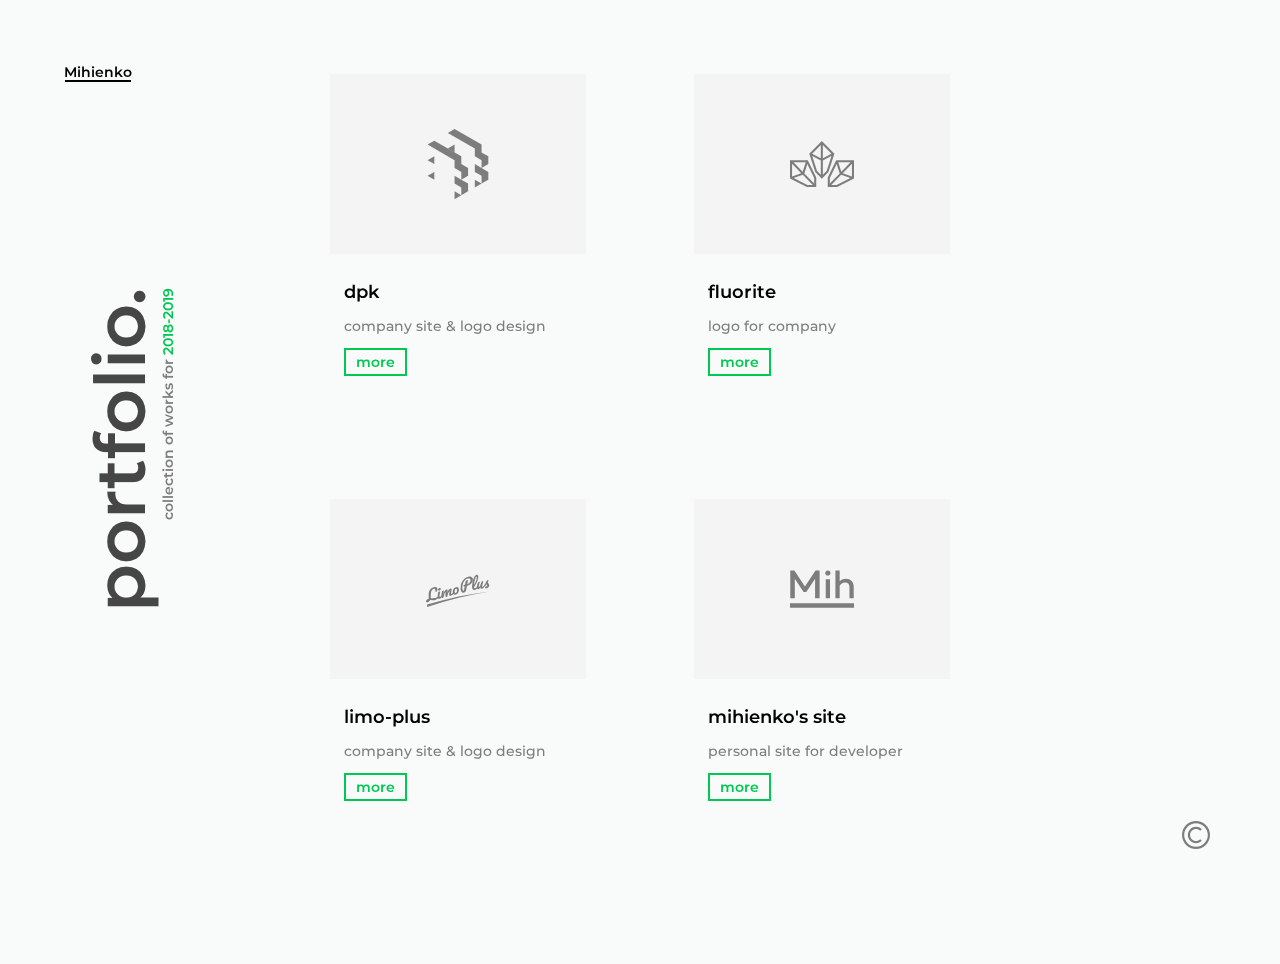
<file: portfolio_site/portfolio.html>
<!DOCTYPE html>
<html lang="en">
<head>
    <meta charset="UTF-8">
    <meta name="viewport" content="width=device-width, initial-scale=1.0">
    <title>Portfolio</title>
    <link rel="stylesheet" href="/general.css">
    <link rel="stylesheet" href="/portfolio_site/style/portfolio_style.css">
    <link rel="shortcut icon" href="/img/favicon.ico" type="image/x-icon">
    <script src="../js/jquery.js"></script>
</head>
<body>

    <nav>
        <a class="link_home" href="../index.html">Mihienko</a>
    </nav>

    <section class="fix_section">
        <div class="fix_main">
            <h1>portfolio.</h1>
            <span>collection of works for</span>
        </div>
    </section>

    <section class="main_section">
        <div class="card_wrapper">
            <div class="card">
                <div class="image">
                    <svg width="122" height="88" viewBox="0 0 122 88" fill="none" xmlns="http://www.w3.org/2000/svg">
                        <path fill-rule="evenodd" clip-rule="evenodd" d="M60.6925 0L84.649 24.508L73.2845 59.3867L60.6925 72.2686L48.1008 59.3867L36.7362 24.508L60.6925 0ZM58.7248 7.61986L42.2297 24.4948L58.7248 32.9324V7.61986ZM58.7248 37.3232L42.3121 28.9278L51.5642 57.323L58.7248 64.6486V37.3232ZM62.6603 64.6487V37.3232L79.0732 28.9277L69.8211 57.323L62.6603 64.6487ZM79.1555 24.4948L62.6603 32.9324V7.61983L79.1555 24.4948ZM0.000229725 36.9608H33.918L50.0112 69.8889L50.0115 88H32.2073L0 71.5256L0.000229725 36.9608ZM3.93567 43.7283L3.93551 67.6024L21.4381 61.6339L3.93567 43.7283ZM24.4633 64.7288L6.96308 70.6965L33.1627 84.0979H43.3963L24.4633 64.7288ZM46.0759 81.2324L27.2418 61.9645L33.0511 44.1349L46.0758 70.7845L46.0759 81.2324ZM29.9814 40.8629L24.14 58.7912L6.61538 40.8629H29.9814ZM88.082 36.9608H122L122 71.5256L89.7927 88H71.9885L71.9887 69.8889L88.082 36.9608ZM88.9489 44.1349L94.7581 61.9645L75.9241 81.2324L75.9242 70.7845L88.9489 44.1349ZM78.6037 84.0979H88.8374L115.037 70.6965L97.5367 64.7288L78.6037 84.0979ZM100.562 61.6339L118.064 67.6024L118.064 43.7283L100.562 61.6339ZM115.385 40.8629H92.0186L97.86 58.7912L115.385 40.8629Z" fill="#7D7D7D"/>
                    </svg>                        
                </div>
                <div class="text_wrapper">
                    <h2>fluorite</h2>
                    <p>logo for company</p>
                    <a class="button" href="./work_fluorite.html">more</a>
                </div>
            </div>
            <div class="card">
                <div class="image">
                    <svg width="61" height="71" viewBox="0 0 61 71" fill="none" xmlns="http://www.w3.org/2000/svg">
                        <path d="M0.0589905 46.7745L6.81075 50.6728L6.81065 42.8765L0.0589905 46.7745ZM0.0596209 31.1832L6.81027 35.0812L6.81058 27.2856L0.0596209 31.1832ZM27.0642 70.1625L33.8158 66.2645L27.0645 62.3668L27.0642 70.1625ZM33.8158 66.2645L40.5675 62.3664L40.5671 54.5712L33.816 50.6725L27.0647 46.7748L27.0644 54.5705L33.8161 58.4688L33.8158 66.2645ZM33.816 50.6725L40.567 46.7749L40.5673 38.9792L33.816 35.0816L33.8159 27.2852L6.8108 11.6936L0.0591451 15.5916L27.0642 31.1832L27.065 38.9792L33.8157 42.8772L33.816 50.6725Z" fill="#7D7D7D"/>
                        <path d="M20.3137 19.4897L27.0643 23.3878L27.0646 15.5921L20.3137 19.4897ZM47.3182 58.4691L54.0699 54.571L47.3185 50.6734L47.3182 58.4691ZM54.0699 54.571L60.8215 50.673L60.8211 42.8778L54.0701 38.979L47.3188 35.0814L47.3184 42.877L54.0702 46.7754L54.0699 54.571ZM54.0701 38.979L60.8211 35.0814L60.8214 27.2857L54.07 23.3881L54.07 15.5918L27.0649 0.00012207L20.3132 3.89813L47.3183 19.4898L47.3191 27.2857L54.0697 31.1838L54.0701 38.979Z" fill="#7D7D7D"/>
                    </svg>
                </div>
                <div class="text_wrapper">
                    <h2>dpk</h2>
                    <p>company site & logo design</p>
                    <a class="button" href="./work_dpk.html">more</a>
                </div>
            </div>
            <div class="card">
                <div class="image">
                    <svg width="103" height="60" viewBox="0 0 103 60" fill="none" xmlns="http://www.w3.org/2000/svg">
                        <path d="M41.08 0.199951L24.056 25.864L7.032 0.199951H0.440002V45H7.736V13.576L21.88 34.888H26.232L40.376 13.64V45H47.672V0.199951H41.08Z" fill="#7D7D7D"/>
                        <path d="M64.389 45V14.28H57.541V45H64.389ZM65.157 4.29595C65.157 1.60795 63.237 0.26395 60.997 0.26395C58.757 0.26395 56.773 1.60795 56.773 4.29595C56.773 7.11195 58.757 8.39195 60.997 8.39195C63.237 8.39195 65.157 7.11195 65.157 4.29595Z" fill="#7D7D7D"/>
                        <path d="M73.1005 0.199951V45H79.9485V24.648C81.6765 22.152 84.6205 19.528 88.5245 19.528C92.6205 19.528 95.6925 21.896 95.6925 26.888V45H102.541V25.992C102.541 18.696 97.6125 13.448 89.8685 13.448C85.7085 13.448 82.1885 15.368 79.9485 17.672V0.199951H73.1005Z" fill="#7D7D7D"/>
                        <path fill-rule="evenodd" clip-rule="evenodd" d="M103 60H0V53H103V60Z" fill="#7D7D7D"/>
                    </svg>
                </div>
                <div class="text_wrapper">
                    <h2>mihienko's site</h2>
                    <p>personal site for developer</p>
                    <a class="button" href="./work_mihienko.html">more</a>
                </div>
            </div>
            <div class="card">
                    <div class="image">
                            <svg width="150" height="83" viewBox="0 0 150 83" fill="none" xmlns="http://www.w3.org/2000/svg">
                                <path d="M150 45.9101C101.34 53.1031 52.0781 66.1849 2.87973 82.253L2.42187 76.6784C52.0129 62.3863 101.531 51.17 150 45.9101ZM70.1527 40.0002C70.8342 39.837 71.4223 40.0379 71.9147 40.6043C72.4072 41.1708 72.6577 42.1248 72.6687 43.4644C72.6831 45.1933 72.4025 46.5777 71.8325 47.6157C71.2864 48.6485 70.606 49.2617 69.7877 49.4582C69.0656 49.6315 68.4601 49.4487 67.969 48.9087C67.478 48.3689 67.2201 47.4059 67.1998 46.0199C67.1742 44.2686 67.4344 42.8881 67.9815 41.8768C68.5523 40.8357 69.2765 40.21 70.1527 40.0002ZM31.5668 37.9852C30.5581 38.2673 29.7237 38.795 29.0676 39.5668C28.4345 40.3077 28.143 41.0996 28.1903 41.9419C28.2375 42.7842 28.5328 43.3731 29.0733 43.7094C29.6127 44.0216 30.395 44.0335 31.4224 43.7457C32.4743 43.4511 33.3037 42.9393 33.9124 42.2081C34.5198 41.453 34.8007 40.5927 34.7529 39.6284C34.7135 38.8327 34.4008 38.2955 33.8133 38.0186C33.2259 37.7417 32.477 37.7306 31.5668 37.9852ZM18.1436 35.955C16.5138 36.431 14.9866 37.1369 13.5667 38.0713C12.1451 38.9818 10.9034 40.0872 9.84202 41.384C8.61888 42.8762 7.70037 44.5115 7.08346 46.2887C6.46641 48.0662 6.17885 50.1711 6.21707 52.6072C6.26595 56.1536 6.31683 59.6994 6.36973 63.2446C6.21279 63.2921 6.05585 63.3399 5.89891 63.3876C4.01563 63.9602 2.53857 64.8173 1.47021 65.9538C0.399613 67.0667 -0.0855369 68.2088 0.0123166 69.3779C0.092196 70.3325 0.567589 70.9928 1.43483 71.3621C2.27627 71.7149 3.36712 71.6847 4.7103 71.2746C7.15611 70.5278 8.90527 68.8637 9.96626 66.2687C11.2701 66.2682 12.6295 66.3639 14.0418 66.5558C15.6006 66.7289 16.9164 66.8165 17.994 66.8181C19.0712 66.8198 20.2323 66.6393 21.48 66.2769C23.2555 65.7611 24.7471 65.0023 25.9574 63.9956C26.674 63.4071 27.3938 62.634 28.1183 61.7152C28.2733 62.0185 28.4491 62.2917 28.6494 62.5314C29.4333 63.4337 30.6033 63.6644 32.1626 63.2272C33.6762 62.8029 35.2325 61.5668 36.8418 59.5325C36.9296 59.8575 37.0257 60.1456 37.1355 60.3792C37.5664 61.2381 38.2362 61.5421 39.1477 61.2929C39.8914 61.0895 40.4228 60.7508 40.7417 60.2731C41.0835 59.7648 41.3619 58.9069 41.5774 57.7002C41.8336 56.3115 42.1871 54.8717 42.6376 53.3821C43.1123 51.886 43.6105 50.6286 44.1331 49.6092C44.6558 48.5897 45.1009 48.0313 45.4651 47.9343C45.7323 47.8631 45.874 48.021 45.8889 48.4078C45.9075 48.8921 45.8486 49.9327 45.715 51.5323C45.5406 53.337 45.4723 54.6989 45.5082 55.617C45.5508 56.7049 45.78 57.5848 46.194 58.2562C46.6312 58.8971 47.2444 59.112 48.0358 58.9029C48.8033 58.7 49.3479 58.3628 49.6705 57.8873C50.017 57.4056 50.3027 56.5487 50.5282 55.3175C50.8393 53.7463 51.2629 52.2188 51.8002 50.7359C52.3374 49.2531 52.8861 48.0364 53.4441 47.0866C54.0013 46.1126 54.4386 45.5857 54.7543 45.5047C55.0215 45.4361 55.1613 45.5958 55.1723 45.9837C55.1888 46.5661 55.0607 47.6602 54.7902 49.2685C54.5019 51.0998 54.3682 52.3559 54.3881 53.0337C54.428 54.3907 54.7717 55.3532 55.4163 55.9203C56.0605 56.4634 56.9934 56.5775 58.216 56.2677C59.7264 55.8851 61.0583 55.137 62.2176 54.0186C62.8743 53.3945 63.5023 52.6995 64.1068 51.9469C64.5652 52.5258 65.1208 52.9915 65.7911 53.3203C66.8106 53.7786 68.0254 53.8355 69.439 53.4954C70.8766 53.1493 72.177 52.4376 73.3464 51.3563C74.5395 50.2451 75.4822 48.891 76.1747 47.2903C76.867 45.6656 77.2136 43.9256 77.2084 42.0726C77.2047 40.7315 76.9472 39.5352 76.4318 38.4836C75.9163 37.432 75.143 36.672 74.1127 36.2061C73.0825 35.716 71.8441 35.6427 70.4015 35.9875C68.9101 36.344 67.5711 37.0821 66.3878 38.2001C65.2039 39.2941 64.273 40.6586 63.5952 42.2905C62.9411 43.8924 62.6345 45.6154 62.6713 47.4615C62.681 47.9506 62.7367 48.4128 62.8138 48.8623C62.3269 49.5334 61.8891 50.1055 61.5281 50.5283C60.8897 51.2734 60.3312 51.7072 59.8495 51.8283C59.1514 52.0039 58.7899 51.6061 58.7662 50.6355C58.7497 49.9574 58.9446 48.502 59.3549 46.2761C59.8299 43.6648 60.0585 41.8902 60.0369 40.9419C60.001 39.3646 59.1897 38.773 57.6 39.1756C56.3049 39.5037 54.9301 40.538 53.4836 42.2784C52.0368 44.0191 50.755 46.5383 49.647 49.8331C49.7046 49.3787 49.8163 48.69 49.9806 47.7682C50.3726 45.613 50.5579 44.1498 50.5321 43.374C50.5055 42.575 50.3024 42.0297 49.923 41.7381C49.5681 41.4402 48.9627 41.4031 48.1077 41.6283C47.2527 41.8535 46.3482 42.4223 45.3974 43.335C44.4701 44.217 43.5696 45.4359 42.6998 46.9893C41.8541 48.5364 41.147 50.3395 40.5767 52.4003C40.6266 51.3116 40.7089 50.3981 40.8239 49.6583C40.9377 48.8946 41.0954 47.9957 41.2969 46.964C41.6037 45.5123 41.749 44.5947 41.7325 44.2077C41.7181 43.8695 41.6113 43.6673 41.4108 43.5994C41.2103 43.5314 40.8652 43.563 40.3768 43.6955C39.4733 43.9407 38.7737 44.3024 38.2769 44.7803C37.8033 45.2276 37.4733 45.8314 37.2871 46.5912C36.5749 49.4383 36.2677 52.3131 36.3479 55.2157C35.7051 56.1821 35.1277 57.0185 34.688 57.5735C34.0674 58.3568 33.541 58.8095 33.1073 58.9306C32.6496 59.0585 32.3146 58.9566 32.1013 58.6253C31.888 58.294 31.7625 57.767 31.7239 57.0445C31.6738 56.1071 31.8666 54.2278 32.3096 51.4168C32.6558 49.0943 32.8156 47.6343 32.7843 47.0306C32.7418 46.2117 32.0981 45.9755 30.8531 46.325C30.0477 46.5511 29.4696 46.8615 29.1198 47.2536C28.7699 47.6458 28.5075 48.2573 28.3317 49.0894C27.9761 50.6816 27.7026 52.3734 27.5099 54.1642C27.3752 55.5595 27.3171 56.7331 27.3288 57.7023C26.7421 58.4404 26.1262 59.075 25.4739 59.586C24.5121 60.3262 23.3324 60.898 21.9344 61.3032C21.38 61.4639 20.7371 61.5771 20.0045 61.6439C19.2703 61.711 18.2216 61.7737 16.8464 61.8358C14.4931 61.942 12.5286 62.0985 10.9658 62.2979C11.0973 61.4021 11.1816 60.3619 11.2187 59.1764C11.2983 56.3752 11.3801 53.5735 11.4639 50.7712C11.5679 47.7301 12.1592 45.3525 13.2415 43.6362C14.3215 41.8968 15.9457 40.7062 18.111 40.0733C19.3411 39.7137 20.2715 39.75 20.8994 40.1794C21.5505 40.5778 21.907 41.2815 21.9696 42.2905C22.0024 42.8191 21.966 43.4405 21.8608 44.1557C21.7988 44.7605 21.775 45.1722 21.7885 45.3884C21.826 45.9889 22.0497 46.4011 22.4614 46.6246C22.8718 46.8241 23.4193 46.8252 24.1033 46.6288C25.0559 46.3553 25.7749 45.6968 26.2614 44.6534C26.7465 43.5863 26.9472 42.3192 26.863 40.8519C26.7389 38.6866 25.9268 37.1322 24.4155 36.1952C22.9049 35.2586 20.811 35.176 18.1436 35.955C18.1436 35.955 18.1436 35.955 18.1436 35.955L18.1436 35.955ZM97.8834 15.9045C100.148 15.4378 101.804 15.6185 102.842 16.4356C103.906 17.2236 104.41 18.4301 104.36 20.0505C104.218 24.6461 101.614 27.7444 96.5938 29.4191C97.0481 26.9585 97.5061 24.4975 97.9678 22.0361C98.0227 21.7808 98.0539 21.4571 98.0628 21.065C98.0779 20.4031 97.904 19.963 97.5389 19.7456C97.1992 19.4986 96.6193 19.4597 95.8014 19.6303C95.0827 19.7803 94.4481 20.0957 93.8969 20.578C93.3708 21.0306 93.0262 21.6895 92.8644 22.5534C92.2211 25.8772 91.7264 28.5495 91.3821 30.5175C91.0641 30.5611 90.6131 30.5975 90.0267 30.6264C89.9047 30.6284 89.7207 30.6549 89.4759 30.7079C88.9373 30.8244 88.5067 31.0767 88.1853 31.4639C87.8884 31.8458 87.7384 32.3058 87.733 32.8437C87.7278 33.3572 87.8325 33.7616 88.0484 34.0561C88.2646 34.3261 88.7375 34.4417 89.467 34.4059C89.3518 34.4078 89.7535 34.3796 90.7079 34.322C90.2743 36.7206 89.8441 39.1189 89.4174 41.5167C89.0828 43.2725 88.6154 44.2153 88.0138 44.3465C87.5804 44.4411 87.1259 44.2234 86.6494 43.6939C86.1972 43.1347 85.8181 42.3034 85.5122 41.2001C85.2306 40.0915 85.0948 38.7791 85.1051 37.2644C85.1297 33.6475 85.6495 30.3261 86.6828 27.2925C87.7407 24.2296 89.2235 21.6978 91.1317 19.7025C93.0639 17.7027 95.3196 16.4327 97.8835 15.9045C97.8835 15.9045 97.8834 15.9045 97.8834 15.9045ZM118.016 10.9155C118.715 10.7895 119.018 11.6633 118.925 13.5356C118.806 15.9264 118.152 18.666 116.981 21.7597C115.811 24.8281 114.297 27.9608 112.451 31.1613C112.616 28.3726 113.031 25.4143 113.703 22.2877C114.375 19.1602 115.117 16.5087 115.931 14.3331C116.744 12.158 117.443 11.0188 118.016 10.9155ZM99.2875 11.5902C95.96 12.2703 92.8891 13.7849 90.1009 16.1181C87.3367 18.4224 85.1315 21.4962 83.4861 25.3288C81.8645 29.1336 81.0657 33.509 81.0566 38.4655C81.0516 41.1011 81.4234 43.2383 82.1646 44.876C82.906 46.5142 83.8848 47.6356 85.1015 48.2438C86.3424 48.8468 87.6904 48.9897 89.1502 48.6733C91.8035 48.0981 93.4606 46.0566 94.1249 42.5247C94.6964 39.4645 95.2738 36.4037 95.8571 33.3423C98.686 32.5577 101.136 31.416 103.22 29.9034C105.302 28.3911 106.917 26.6618 108.06 24.7087C109.202 22.7561 109.818 20.7351 109.897 18.6454C109.964 16.8998 109.603 15.4187 108.807 14.2048C108.036 12.9618 106.839 12.0954 105.216 11.6098C103.617 11.1193 101.639 11.1096 99.2875 11.5902ZM119.02 7.10964C116.889 7.49136 114.982 9.20886 113.32 12.2523C111.683 15.2923 110.403 18.8041 109.472 22.7902C108.565 26.769 108.067 30.2606 107.959 33.2571C107.846 36.3773 108.263 38.8251 109.196 40.5987C110.154 42.369 111.679 43.055 113.782 42.6679C115.311 42.3862 116.693 41.7224 117.931 40.6711C118.515 40.1833 119.079 39.6446 119.629 39.065C119.754 39.4159 119.91 39.7404 120.105 40.0305C120.745 40.9196 121.601 41.2704 122.675 41.0861C123.606 40.9264 124.502 40.3349 125.369 39.3099C126.237 38.2605 126.93 36.8627 127.445 35.1162C127.34 36.7705 127.522 38.0118 127.989 38.8392C128.48 39.6631 129.297 39.9812 130.441 39.7979C131.944 39.5573 133.308 38.9287 134.541 37.9072C135.797 36.882 136.99 35.6367 138.125 34.1706C138.244 34.0241 138.349 33.8651 138.445 33.6969C138.601 33.4965 138.766 33.3016 138.917 33.0985C139.739 32.0224 140.583 30.6996 141.453 29.1294C141.758 29.4768 142.08 29.8961 142.419 30.3862C142.76 30.8515 143.026 31.3517 143.217 31.8878C143.433 32.4206 143.524 33.0076 143.492 33.6488C143.172 33.6576 142.852 33.6666 142.532 33.6759C142.131 33.6596 141.775 33.6738 141.463 33.7187C140.576 33.8466 139.884 34.1794 139.391 34.7169C138.898 35.2545 138.628 35.8456 138.576 36.4894C138.517 37.2324 138.786 37.8536 139.381 38.3537C139.999 38.8504 140.925 39.0087 142.161 38.8329C143.231 38.6807 144.207 38.2631 145.091 37.5779C145.975 36.8928 146.687 36.0618 147.225 35.0825C147.79 34.0753 148.123 33.0499 148.22 32.0075C148.302 31.1389 148.171 30.3729 147.829 29.7083C147.513 29.0162 147.018 28.2003 146.339 27.2652C145.868 26.6684 145.518 26.1662 145.291 25.7567C145.088 25.3441 145.003 24.9522 145.036 24.5802C145.09 23.9605 145.374 23.1729 145.892 22.2193C146.091 21.8732 146.254 21.5323 146.38 21.1963C146.507 20.8603 146.578 20.6176 146.591 20.4688C146.615 20.1959 146.498 20.0161 146.24 19.9294C145.983 19.8428 145.511 19.8478 144.826 19.9443C143.359 20.1513 142.347 20.8366 141.794 21.9938C140.918 23.8134 140.218 25.2442 139.676 26.3067C139.16 27.3619 138.656 28.2808 138.165 29.0639C137.476 30.1414 136.463 31.5408 135.213 33.1872C134.839 33.6163 134.494 33.9958 134.202 34.2906C133.51 34.9848 132.926 35.3707 132.446 35.4463C132.135 35.4955 131.891 35.4119 131.716 35.1952C131.543 34.9538 131.473 34.5971 131.505 34.1274C131.556 33.3901 132.028 31.3757 132.929 28.108C133.731 25.2397 134.157 23.5047 134.202 22.883C134.229 22.512 134.137 22.2819 133.926 22.1928C133.717 22.079 133.33 22.0661 132.768 22.1554C131.961 22.2834 131.337 22.5427 130.9 22.9309C130.488 23.3153 130.16 23.8937 129.916 24.6666C129.186 26.9605 128.46 28.9126 127.736 30.5228C127.035 32.1292 126.387 33.3489 125.788 34.1824C125.213 35.0118 124.747 35.4567 124.386 35.5179C124.121 35.5628 123.934 35.4974 123.826 35.3206C123.718 35.119 123.679 34.7595 123.709 34.2414C123.758 33.3803 124.099 31.6072 124.737 28.9362C124.926 28.1714 125.17 27.3108 125.468 26.3567C125.804 25.1755 125.979 24.4883 125.991 24.2902C126.012 23.9447 125.917 23.7033 125.707 23.5677C125.522 23.4279 125.16 23.4036 124.622 23.4952C123.668 23.6577 122.96 23.9387 122.503 24.3355C122.045 24.7323 121.674 25.3216 121.39 26.1039C120.736 27.9276 120.248 29.6383 119.924 31.2337C119.691 32.3713 119.519 33.5837 119.404 34.8669C118.602 35.8571 117.918 36.6226 117.356 37.1484C116.583 37.8488 115.705 38.2882 114.719 38.4686C114.094 38.583 113.599 38.4673 113.232 38.1202C112.866 37.7486 112.621 37.0729 112.494 36.0956C115.382 31.7986 117.746 27.5781 119.562 23.422C121.378 19.2642 122.386 15.7235 122.546 12.7867C122.658 10.7396 122.394 9.23515 121.751 8.27277C121.135 7.28191 120.223 6.8941 119.02 7.10962C119.02 7.10963 119.02 7.10963 119.02 7.10964L119.02 7.10964Z" fill="#7D7D7D"/>
                                </svg>
                            </div>
                    <div class="text_wrapper">
                        <h2>limo-plus</h2>
                        <p>company site & logo design</p>
                        <a class="button" href="./work_limo-plus.html">more</a>
                    </div>
                </div>
        </div>
    </section>

    <section class="copyright">
        <p>all works presented on the site belong to me and are not subject to copying by third parties.</p>
        <svg height="1pt" viewBox="0 0 512 512" width="1pt" xmlns="http://www.w3.org/2000/svg"><path d="m256 512c-68.378906 0-132.667969-26.628906-181.019531-74.980469-48.351563-48.351562-74.980469-112.640625-74.980469-181.019531s26.628906-132.667969 74.980469-181.019531c48.351562-48.351563 112.640625-74.980469 181.019531-74.980469s132.667969 26.628906 181.019531 74.980469c48.351563 48.351562 74.980469 112.640625 74.980469 181.019531s-26.628906 132.667969-74.980469 181.019531c-48.351562 48.351563-112.640625 74.980469-181.019531 74.980469zm0-472c-119.101562 0-216 96.898438-216 216s96.898438 216 216 216 216-96.898438 216-216-96.898438-216-216-216zm105.359375 321.359375-28.285156-28.285156c-42.5 42.5-111.648438 42.5-154.148438 0s-42.5-111.648438 0-154.148438 111.648438-42.5 154.148438 0l28.285156-28.285156c-58.097656-58.09375-152.625-58.09375-210.71875 0-58.09375 58.097656-58.09375 152.625 0 210.71875 29.046875 29.046875 67.203125 43.570313 105.359375 43.570313 38.152344 0 76.3125-14.523438 105.359375-43.570313zm0 0" fill=" #7D7D7D" /></svg>
    </section>
    
</body>
</html>
</file>
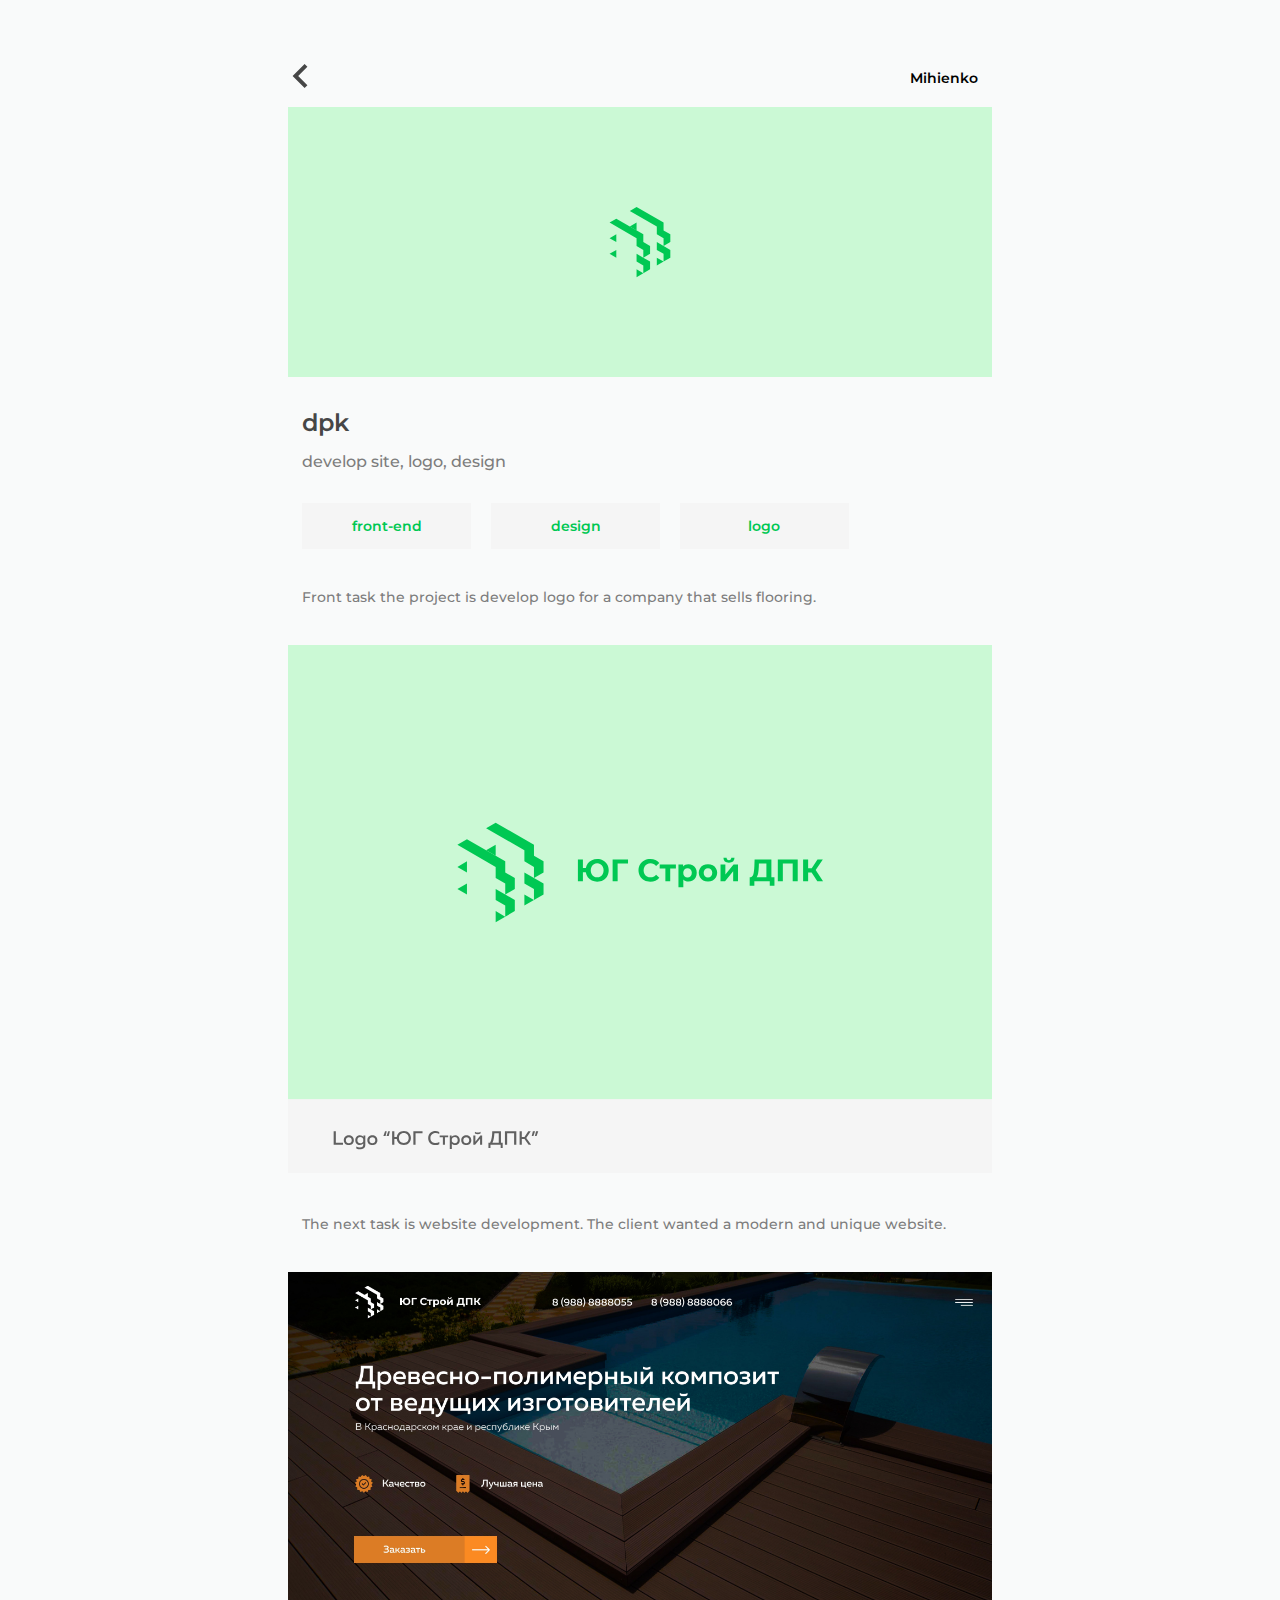
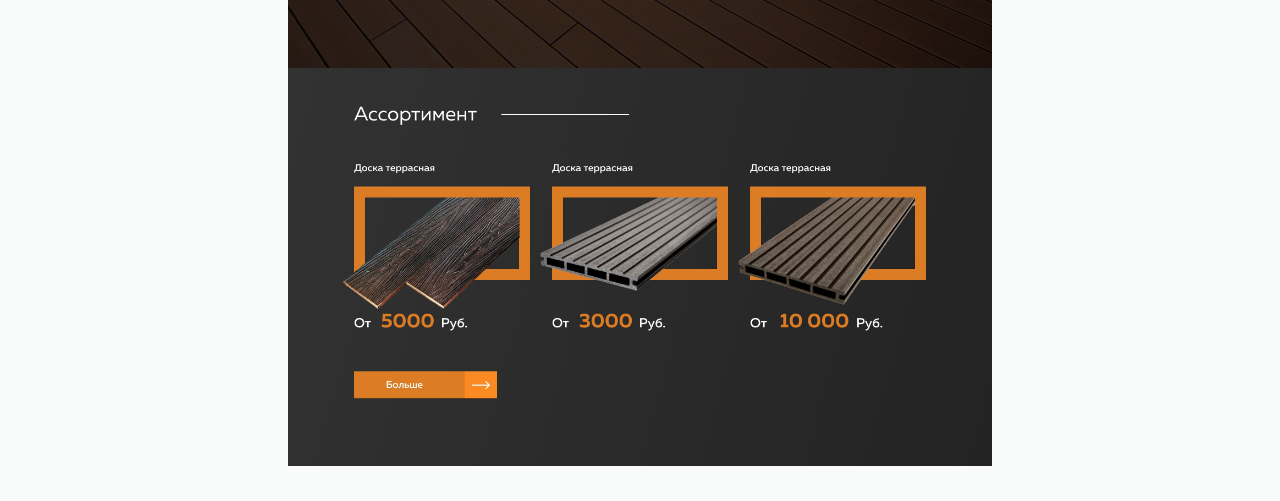
<file: portfolio_site/work_dpk.html>
<!DOCTYPE html>
<html lang="en">
<head>
    <meta charset="UTF-8">
    <meta name="viewport" content="width=device-width, initial-scale=1.0">
    <title>Work</title>
    <link rel="stylesheet" href="/general.css">
    <link rel="stylesheet" href="/portfolio_site/style/work_style.css">
    <link rel="shortcut icon" href="/img/favicon.ico" type="image/x-icon">
</head>
</head>
<body>

    <section>

    <header>
        <nav>
                <a href="./portfolio.html" >
                    <svg class="arrow_left" xmlns="http://www.w3.org/2000/svg" xmlns:xlink="http://www.w3.org/1999/xlink" x="0px" y="0px" width="306px" height="306px" viewBox="0 0 306 306" style="enable-background:new 0 0 306 306;" xml:space="preserve">
                    <g>
                        <g>
                            <polygon points="247.35,270.3 130.05,153 247.35,35.7 211.65,0 58.65,153 211.65,306 		" fill="#464646" />
                        </g>
                    </svg>
                </a>
            <a class="link_home" href="../index.html">Mihienko</a>
        </nav>
        <div class="main_image">
            <svg width="61" height="71" viewBox="0 0 61 71" fill="none" xmlns="http://www.w3.org/2000/svg">
                <path d="M0.0589905 46.7745L6.81075 50.6728L6.81065 42.8765L0.0589905 46.7745ZM0.0596209 31.1832L6.81027 35.0812L6.81058 27.2856L0.0596209 31.1832ZM27.0642 70.1625L33.8158 66.2645L27.0645 62.3668L27.0642 70.1625ZM33.8158 66.2645L40.5675 62.3664L40.5671 54.5712L33.816 50.6725L27.0647 46.7748L27.0644 54.5705L33.8161 58.4688L33.8158 66.2645ZM33.816 50.6725L40.567 46.7749L40.5673 38.9792L33.816 35.0816L33.8159 27.2852L6.8108 11.6936L0.0591451 15.5916L27.0642 31.1832L27.065 38.9792L33.8157 42.8772L33.816 50.6725Z" fill="#00C853"/>
                <path d="M20.3137 19.4897L27.0643 23.3878L27.0646 15.5921L20.3137 19.4897ZM47.3182 58.4691L54.0699 54.571L47.3185 50.6734L47.3182 58.4691ZM54.0699 54.571L60.8215 50.673L60.8211 42.8778L54.0701 38.979L47.3188 35.0814L47.3184 42.877L54.0702 46.7754L54.0699 54.571ZM54.0701 38.979L60.8211 35.0814L60.8214 27.2857L54.07 23.3881L54.07 15.5918L27.0649 0.00012207L20.3132 3.89813L47.3183 19.4898L47.3191 27.2857L54.0697 31.1838L54.0701 38.979Z" fill="#00C853"/>
            </svg>
        </div>
        <div class="main_text">
            <h1>dpk</h1>
            <h2>develop site, logo, design</h2>
        </div>
        <div class="tegs">
            <div class="teg_item">
                <p>front-end</p>
            </div>
            <div class="teg_item">
                <p>design</p>
            </div>
            <div class="teg_item">
                <p>logo</p>
            </div>
        </div>
    </header>

    <main>
        <article>
            <p>
                Front task the project is develop logo for a company that sells flooring. 
            </p>
        </article>
        <div class="img_holder">
            <img src="./img_work/preveiw_logo_dpk.svg" alt="logo_dpk">
        </div>
        <article>
            <p>
                The next task is website development. The client wanted a modern and unique website. 
            </p>
        </article>
        <div class="img_holder">
            <img src="./img_work/site_design_dpk.jpg" alt="site_design_dpk">
        </div>
    </main>

    </section>
    
</body>
</html>
</file>
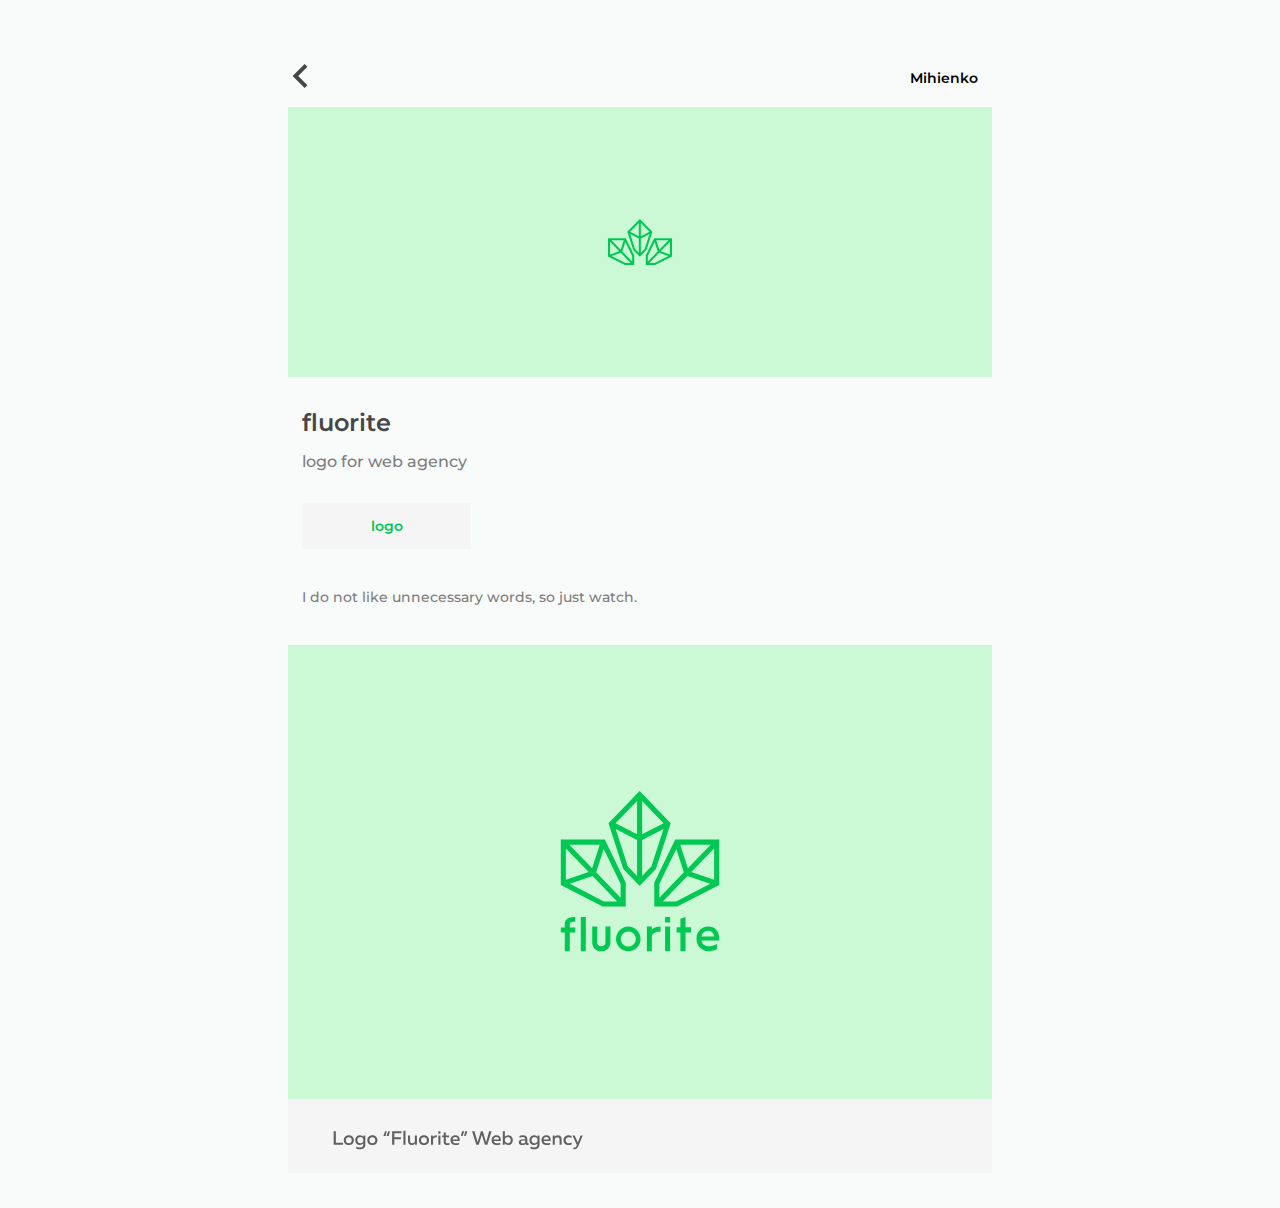
<file: portfolio_site/work_fluorite.html>
<!DOCTYPE html>
<html lang="en">
<head>
    <meta charset="UTF-8">
    <meta name="viewport" content="width=device-width, initial-scale=1.0">
    <title>Work</title>
    <link rel="stylesheet" href="/general.css">
    <link rel="stylesheet" href="/portfolio_site/style/work_style.css">
    <link rel="shortcut icon" href="/img/favicon.ico" type="image/x-icon">
</head>
</head>
<body>

    <section>

    <header>
            <nav>
                    <a href="./portfolio.html" >
                        <svg class="arrow_left" xmlns="http://www.w3.org/2000/svg" xmlns:xlink="http://www.w3.org/1999/xlink" x="0px" y="0px" width="306px" height="306px" viewBox="0 0 306 306" style="enable-background:new 0 0 306 306;" xml:space="preserve">
                        <g>
                            <g>
                                <polygon points="247.35,270.3 130.05,153 247.35,35.7 211.65,0 58.65,153 211.65,306 		" fill="#464646" />
                            </g>
                        </svg>
                    </a>
                <a class="link_home" href="../index.html">Mihienko</a>
            </nav>
        <div class="main_image">
            <svg width="122" height="88" viewBox="0 0 122 88" fill="none" xmlns="http://www.w3.org/2000/svg">
                <path fill-rule="evenodd" clip-rule="evenodd" d="M60.6925 0L84.649 24.508L73.2845 59.3867L60.6925 72.2686L48.1008 59.3867L36.7362 24.508L60.6925 0ZM58.7248 7.61986L42.2297 24.4948L58.7248 32.9324V7.61986ZM58.7248 37.3232L42.3121 28.9278L51.5642 57.323L58.7248 64.6486V37.3232ZM62.6603 64.6487V37.3232L79.0732 28.9277L69.8211 57.323L62.6603 64.6487ZM79.1555 24.4948L62.6603 32.9324V7.61983L79.1555 24.4948ZM0.000229725 36.9608H33.918L50.0112 69.8889L50.0115 88H32.2073L0 71.5256L0.000229725 36.9608ZM3.93567 43.7283L3.93551 67.6024L21.4381 61.6339L3.93567 43.7283ZM24.4633 64.7288L6.96308 70.6965L33.1627 84.0979H43.3963L24.4633 64.7288ZM46.0759 81.2324L27.2418 61.9645L33.0511 44.1349L46.0758 70.7845L46.0759 81.2324ZM29.9814 40.8629L24.14 58.7912L6.61538 40.8629H29.9814ZM88.082 36.9608H122L122 71.5256L89.7927 88H71.9885L71.9887 69.8889L88.082 36.9608ZM88.9489 44.1349L94.7581 61.9645L75.9241 81.2324L75.9242 70.7845L88.9489 44.1349ZM78.6037 84.0979H88.8374L115.037 70.6965L97.5367 64.7288L78.6037 84.0979ZM100.562 61.6339L118.064 67.6024L118.064 43.7283L100.562 61.6339ZM115.385 40.8629H92.0186L97.86 58.7912L115.385 40.8629Z" fill="#00C853"/>
            </svg>
        </div>
        <div class="main_text">
            <h1>fluorite</h1>
            <h2>logo for web agency</h2>
        </div>
        <div class="tegs">
            <div class="teg_item">
                <p>logo</p>
            </div>
        </div>
    </header>

    <main>
        <article>
            <p>I do not like unnecessary words, so just watch.</p>
        </article>
        <div class="img_holder">
            <img src="./img_work/preveiw_logo_fluorite.svg" alt="preveiw_logo_fluorite">
        </div>
    </main>

    </section>
    
</body>
</html>
</file>
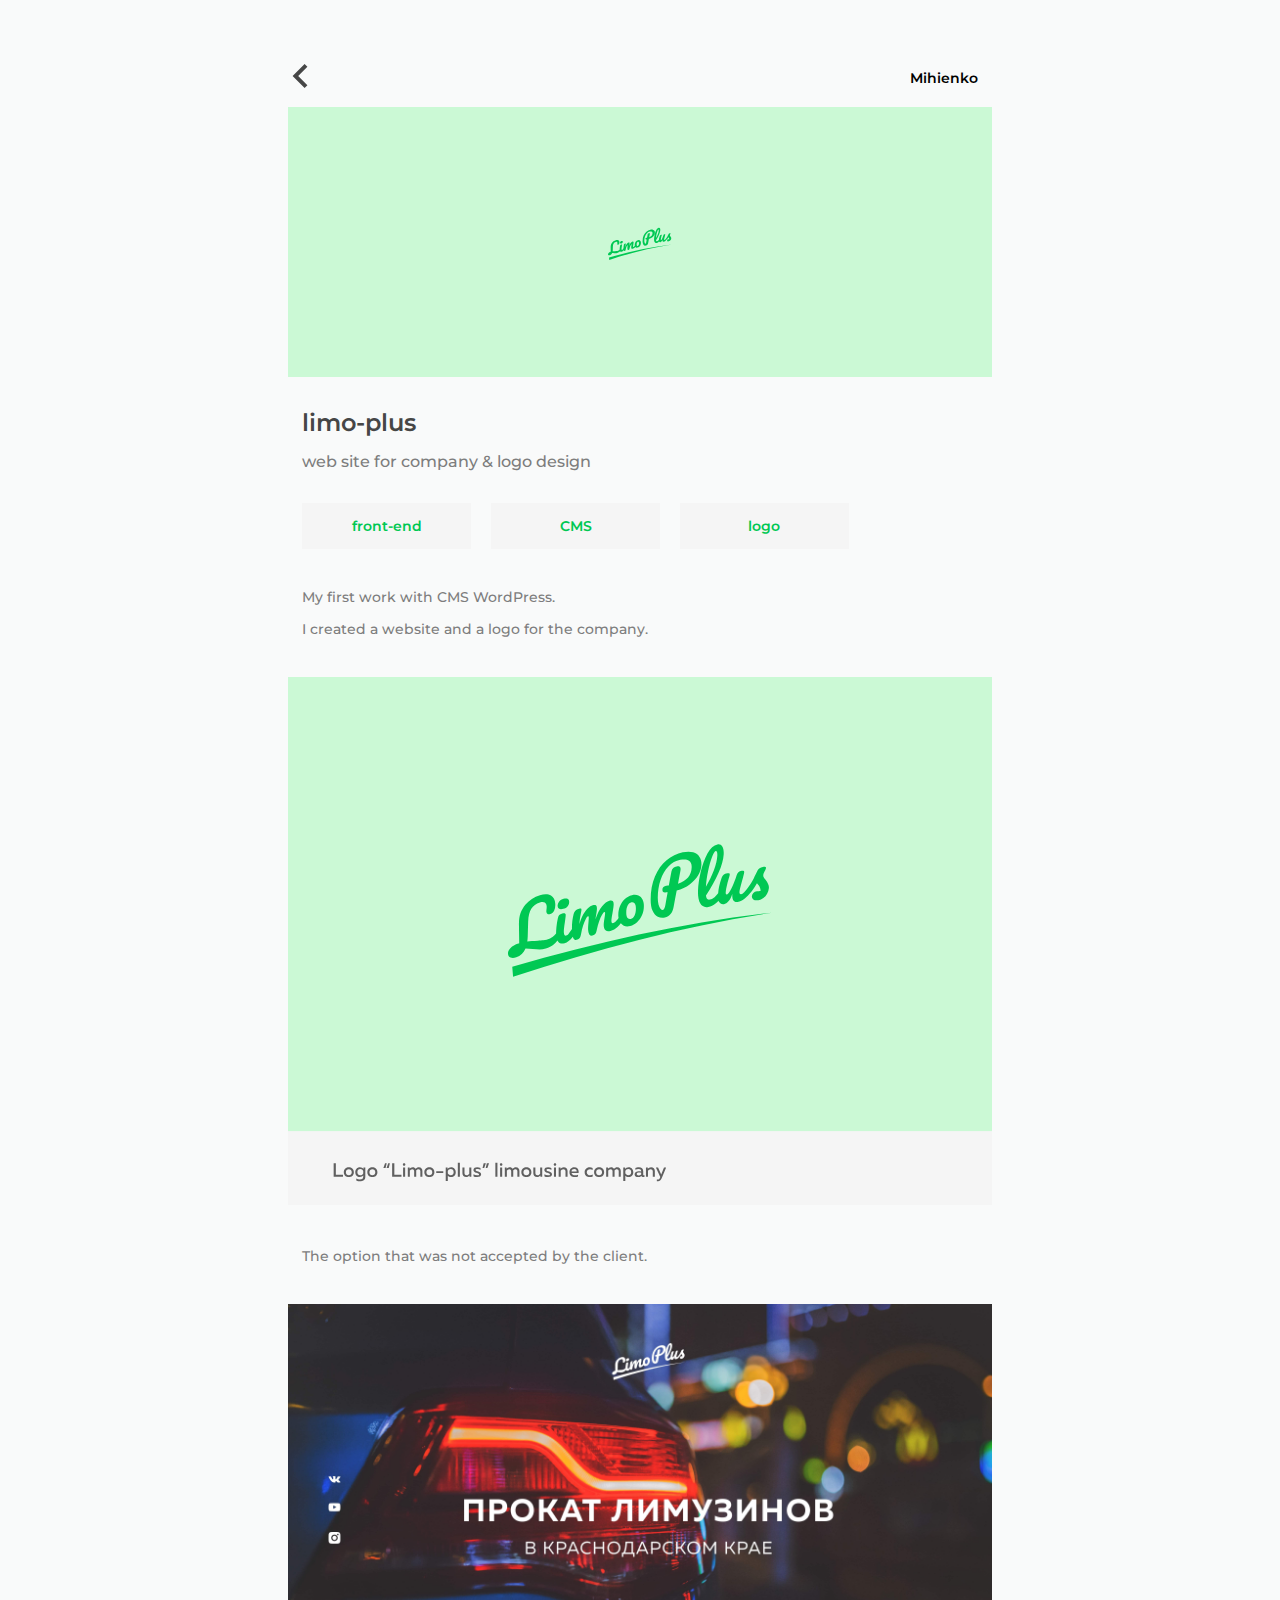
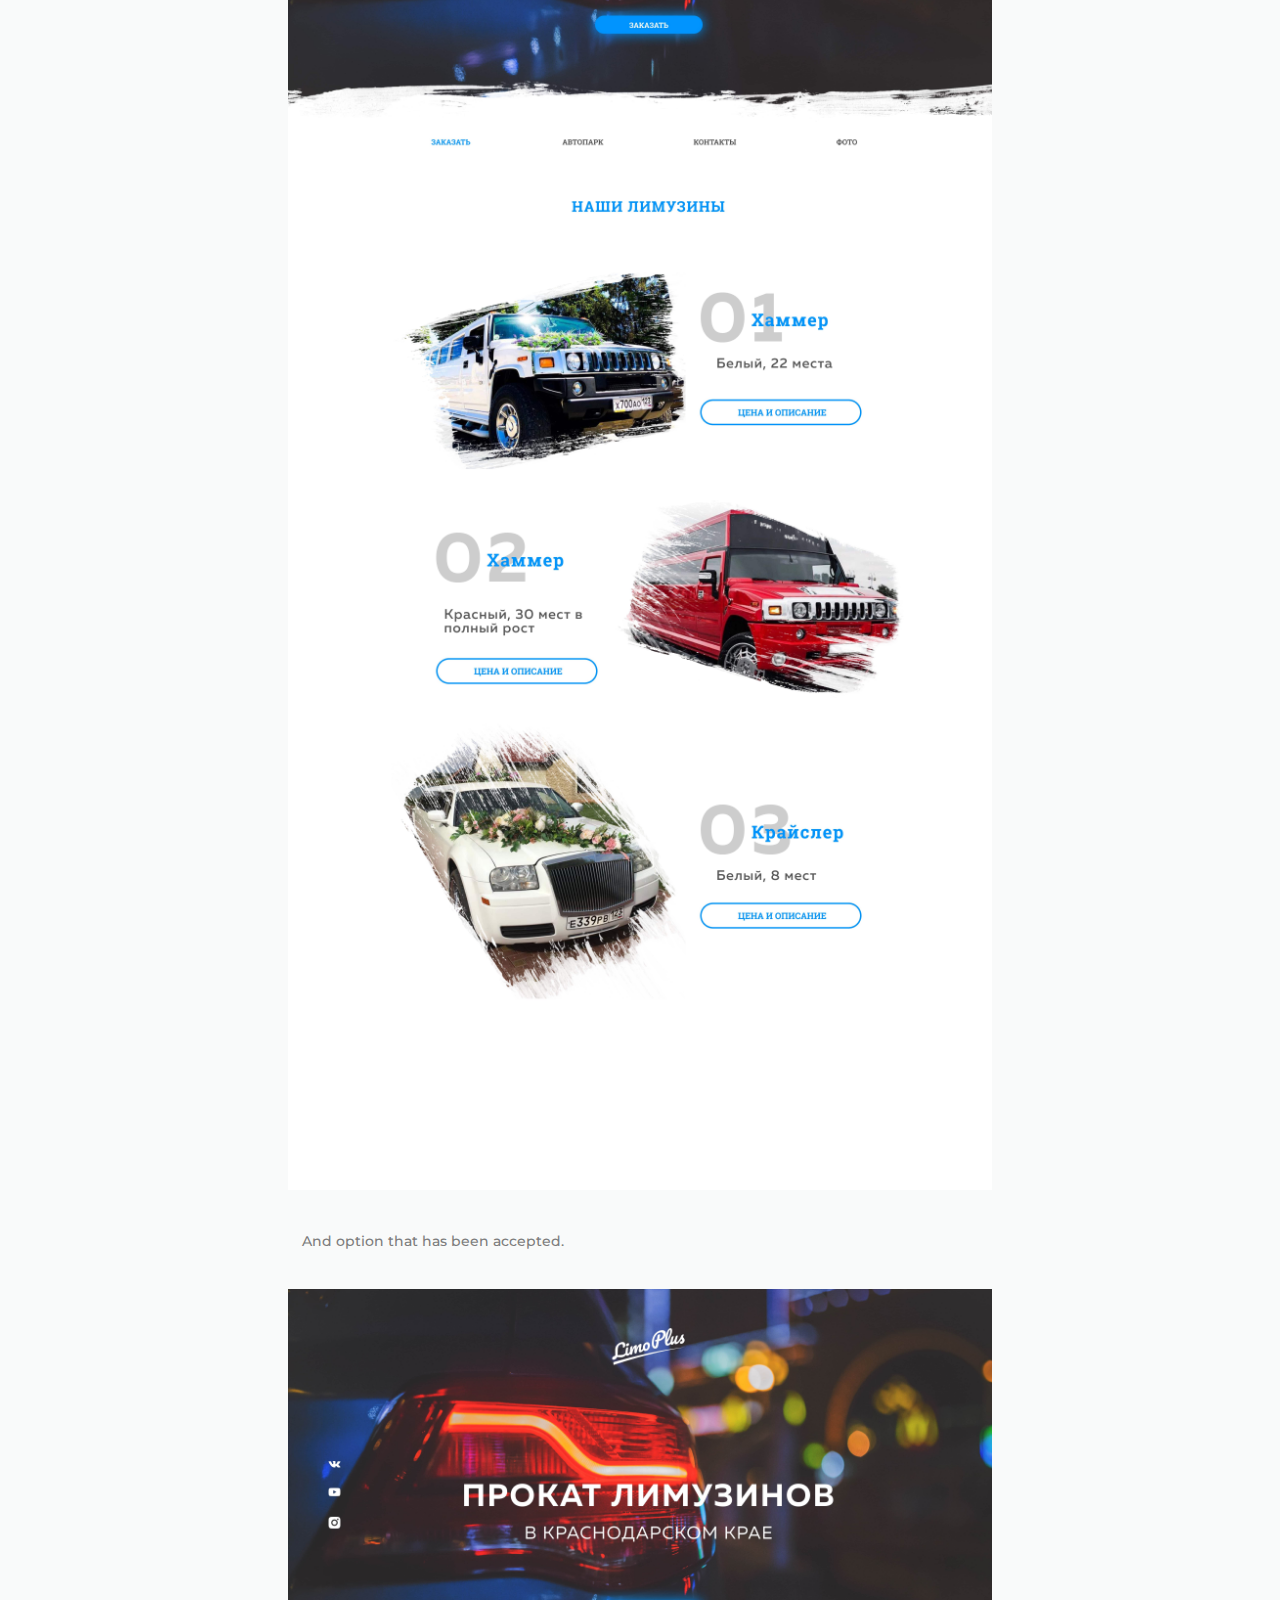
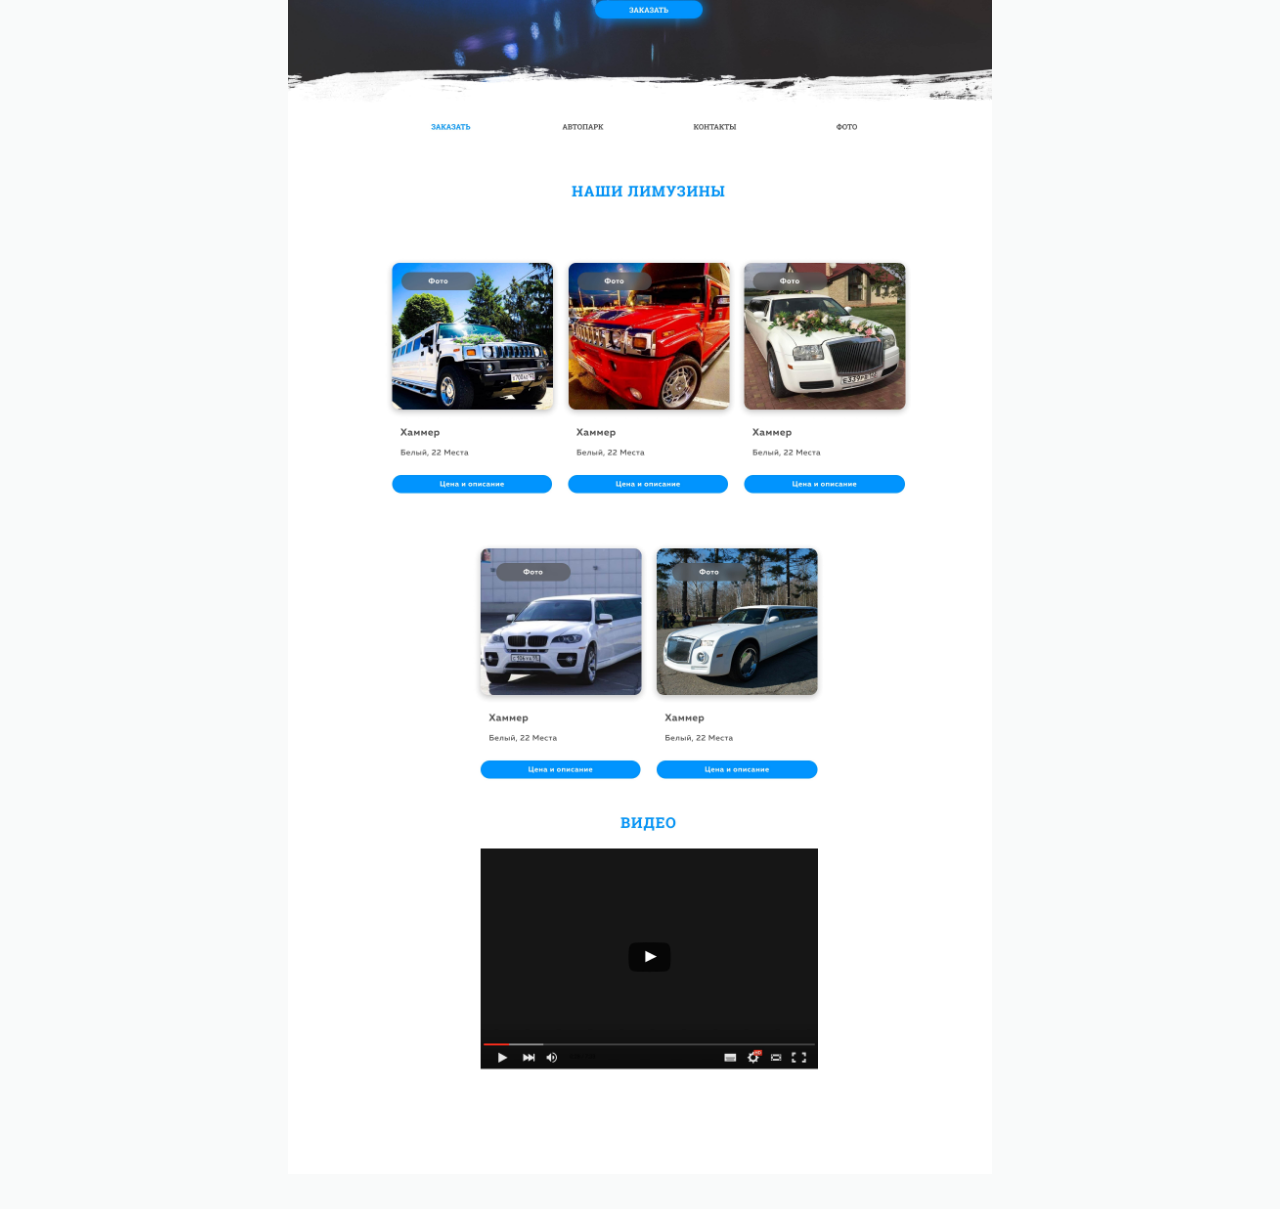
<file: portfolio_site/work_limo-plus.html>
<!DOCTYPE html>
<html lang="en">
<head>
    <meta charset="UTF-8">
    <meta name="viewport" content="width=device-width, initial-scale=1.0">
    <title>Work</title>
    <link rel="stylesheet" href="/general.css">
    <link rel="stylesheet" href="/portfolio_site/style/work_style.css">
    <link rel="shortcut icon" href="/img/favicon.ico" type="image/x-icon">
</head>
</head>
<body>

    <section>

    <header>
            <nav>
                    <a href="./portfolio.html" >
                        <svg class="arrow_left" xmlns="http://www.w3.org/2000/svg" xmlns:xlink="http://www.w3.org/1999/xlink" x="0px" y="0px" width="306px" height="306px" viewBox="0 0 306 306" style="enable-background:new 0 0 306 306;" xml:space="preserve">
                        <g>
                            <g>
                                <polygon points="247.35,270.3 130.05,153 247.35,35.7 211.65,0 58.65,153 211.65,306 		" fill="#464646" />
                            </g>
                        </svg>
                    </a>
                <a class="link_home" href="../index.html">Mihienko</a>
            </nav>
        <div class="main_image">
            <svg width="150" height="83" viewBox="0 0 150 83" fill="none" xmlns="http://www.w3.org/2000/svg">
                <path d="M150 45.9101C101.34 53.1031 52.0781 66.1849 2.87973 82.253L2.42187 76.6784C52.0129 62.3863 101.531 51.17 150 45.9101ZM70.1527 40.0002C70.8342 39.837 71.4223 40.0379 71.9147 40.6043C72.4072 41.1708 72.6577 42.1248 72.6687 43.4644C72.6831 45.1933 72.4025 46.5777 71.8325 47.6157C71.2864 48.6485 70.606 49.2617 69.7877 49.4582C69.0656 49.6315 68.4601 49.4487 67.969 48.9087C67.478 48.3689 67.2201 47.4059 67.1998 46.0199C67.1742 44.2686 67.4344 42.8881 67.9815 41.8768C68.5523 40.8357 69.2765 40.21 70.1527 40.0002ZM31.5668 37.9852C30.5581 38.2673 29.7237 38.795 29.0676 39.5668C28.4345 40.3077 28.143 41.0996 28.1903 41.9419C28.2375 42.7842 28.5328 43.3731 29.0733 43.7094C29.6127 44.0216 30.395 44.0335 31.4224 43.7457C32.4743 43.4511 33.3037 42.9393 33.9124 42.2081C34.5198 41.453 34.8007 40.5927 34.7529 39.6284C34.7135 38.8327 34.4008 38.2955 33.8133 38.0186C33.2259 37.7417 32.477 37.7306 31.5668 37.9852ZM18.1436 35.955C16.5138 36.431 14.9866 37.1369 13.5667 38.0713C12.1451 38.9818 10.9034 40.0872 9.84202 41.384C8.61888 42.8762 7.70037 44.5115 7.08346 46.2887C6.46641 48.0662 6.17885 50.1711 6.21707 52.6072C6.26595 56.1536 6.31683 59.6994 6.36973 63.2446C6.21279 63.2921 6.05585 63.3399 5.89891 63.3876C4.01563 63.9602 2.53857 64.8173 1.47021 65.9538C0.399613 67.0667 -0.0855369 68.2088 0.0123166 69.3779C0.092196 70.3325 0.567589 70.9928 1.43483 71.3621C2.27627 71.7149 3.36712 71.6847 4.7103 71.2746C7.15611 70.5278 8.90527 68.8637 9.96626 66.2687C11.2701 66.2682 12.6295 66.3639 14.0418 66.5558C15.6006 66.7289 16.9164 66.8165 17.994 66.8181C19.0712 66.8198 20.2323 66.6393 21.48 66.2769C23.2555 65.7611 24.7471 65.0023 25.9574 63.9956C26.674 63.4071 27.3938 62.634 28.1183 61.7152C28.2733 62.0185 28.4491 62.2917 28.6494 62.5314C29.4333 63.4337 30.6033 63.6644 32.1626 63.2272C33.6762 62.8029 35.2325 61.5668 36.8418 59.5325C36.9296 59.8575 37.0257 60.1456 37.1355 60.3792C37.5664 61.2381 38.2362 61.5421 39.1477 61.2929C39.8914 61.0895 40.4228 60.7508 40.7417 60.2731C41.0835 59.7648 41.3619 58.9069 41.5774 57.7002C41.8336 56.3115 42.1871 54.8717 42.6376 53.3821C43.1123 51.886 43.6105 50.6286 44.1331 49.6092C44.6558 48.5897 45.1009 48.0313 45.4651 47.9343C45.7323 47.8631 45.874 48.021 45.8889 48.4078C45.9075 48.8921 45.8486 49.9327 45.715 51.5323C45.5406 53.337 45.4723 54.6989 45.5082 55.617C45.5508 56.7049 45.78 57.5848 46.194 58.2562C46.6312 58.8971 47.2444 59.112 48.0358 58.9029C48.8033 58.7 49.3479 58.3628 49.6705 57.8873C50.017 57.4056 50.3027 56.5487 50.5282 55.3175C50.8393 53.7463 51.2629 52.2188 51.8002 50.7359C52.3374 49.2531 52.8861 48.0364 53.4441 47.0866C54.0013 46.1126 54.4386 45.5857 54.7543 45.5047C55.0215 45.4361 55.1613 45.5958 55.1723 45.9837C55.1888 46.5661 55.0607 47.6602 54.7902 49.2685C54.5019 51.0998 54.3682 52.3559 54.3881 53.0337C54.428 54.3907 54.7717 55.3532 55.4163 55.9203C56.0605 56.4634 56.9934 56.5775 58.216 56.2677C59.7264 55.8851 61.0583 55.137 62.2176 54.0186C62.8743 53.3945 63.5023 52.6995 64.1068 51.9469C64.5652 52.5258 65.1208 52.9915 65.7911 53.3203C66.8106 53.7786 68.0254 53.8355 69.439 53.4954C70.8766 53.1493 72.177 52.4376 73.3464 51.3563C74.5395 50.2451 75.4822 48.891 76.1747 47.2903C76.867 45.6656 77.2136 43.9256 77.2084 42.0726C77.2047 40.7315 76.9472 39.5352 76.4318 38.4836C75.9163 37.432 75.143 36.672 74.1127 36.2061C73.0825 35.716 71.8441 35.6427 70.4015 35.9875C68.9101 36.344 67.5711 37.0821 66.3878 38.2001C65.2039 39.2941 64.273 40.6586 63.5952 42.2905C62.9411 43.8924 62.6345 45.6154 62.6713 47.4615C62.681 47.9506 62.7367 48.4128 62.8138 48.8623C62.3269 49.5334 61.8891 50.1055 61.5281 50.5283C60.8897 51.2734 60.3312 51.7072 59.8495 51.8283C59.1514 52.0039 58.7899 51.6061 58.7662 50.6355C58.7497 49.9574 58.9446 48.502 59.3549 46.2761C59.8299 43.6648 60.0585 41.8902 60.0369 40.9419C60.001 39.3646 59.1897 38.773 57.6 39.1756C56.3049 39.5037 54.9301 40.538 53.4836 42.2784C52.0368 44.0191 50.755 46.5383 49.647 49.8331C49.7046 49.3787 49.8163 48.69 49.9806 47.7682C50.3726 45.613 50.5579 44.1498 50.5321 43.374C50.5055 42.575 50.3024 42.0297 49.923 41.7381C49.5681 41.4402 48.9627 41.4031 48.1077 41.6283C47.2527 41.8535 46.3482 42.4223 45.3974 43.335C44.4701 44.217 43.5696 45.4359 42.6998 46.9893C41.8541 48.5364 41.147 50.3395 40.5767 52.4003C40.6266 51.3116 40.7089 50.3981 40.8239 49.6583C40.9377 48.8946 41.0954 47.9957 41.2969 46.964C41.6037 45.5123 41.749 44.5947 41.7325 44.2077C41.7181 43.8695 41.6113 43.6673 41.4108 43.5994C41.2103 43.5314 40.8652 43.563 40.3768 43.6955C39.4733 43.9407 38.7737 44.3024 38.2769 44.7803C37.8033 45.2276 37.4733 45.8314 37.2871 46.5912C36.5749 49.4383 36.2677 52.3131 36.3479 55.2157C35.7051 56.1821 35.1277 57.0185 34.688 57.5735C34.0674 58.3568 33.541 58.8095 33.1073 58.9306C32.6496 59.0585 32.3146 58.9566 32.1013 58.6253C31.888 58.294 31.7625 57.767 31.7239 57.0445C31.6738 56.1071 31.8666 54.2278 32.3096 51.4168C32.6558 49.0943 32.8156 47.6343 32.7843 47.0306C32.7418 46.2117 32.0981 45.9755 30.8531 46.325C30.0477 46.5511 29.4696 46.8615 29.1198 47.2536C28.7699 47.6458 28.5075 48.2573 28.3317 49.0894C27.9761 50.6816 27.7026 52.3734 27.5099 54.1642C27.3752 55.5595 27.3171 56.7331 27.3288 57.7023C26.7421 58.4404 26.1262 59.075 25.4739 59.586C24.5121 60.3262 23.3324 60.898 21.9344 61.3032C21.38 61.4639 20.7371 61.5771 20.0045 61.6439C19.2703 61.711 18.2216 61.7737 16.8464 61.8358C14.4931 61.942 12.5286 62.0985 10.9658 62.2979C11.0973 61.4021 11.1816 60.3619 11.2187 59.1764C11.2983 56.3752 11.3801 53.5735 11.4639 50.7712C11.5679 47.7301 12.1592 45.3525 13.2415 43.6362C14.3215 41.8968 15.9457 40.7062 18.111 40.0733C19.3411 39.7137 20.2715 39.75 20.8994 40.1794C21.5505 40.5778 21.907 41.2815 21.9696 42.2905C22.0024 42.8191 21.966 43.4405 21.8608 44.1557C21.7988 44.7605 21.775 45.1722 21.7885 45.3884C21.826 45.9889 22.0497 46.4011 22.4614 46.6246C22.8718 46.8241 23.4193 46.8252 24.1033 46.6288C25.0559 46.3553 25.7749 45.6968 26.2614 44.6534C26.7465 43.5863 26.9472 42.3192 26.863 40.8519C26.7389 38.6866 25.9268 37.1322 24.4155 36.1952C22.9049 35.2586 20.811 35.176 18.1436 35.955C18.1436 35.955 18.1436 35.955 18.1436 35.955L18.1436 35.955ZM97.8834 15.9045C100.148 15.4378 101.804 15.6185 102.842 16.4356C103.906 17.2236 104.41 18.4301 104.36 20.0505C104.218 24.6461 101.614 27.7444 96.5938 29.4191C97.0481 26.9585 97.5061 24.4975 97.9678 22.0361C98.0227 21.7808 98.0539 21.4571 98.0628 21.065C98.0779 20.4031 97.904 19.963 97.5389 19.7456C97.1992 19.4986 96.6193 19.4597 95.8014 19.6303C95.0827 19.7803 94.4481 20.0957 93.8969 20.578C93.3708 21.0306 93.0262 21.6895 92.8644 22.5534C92.2211 25.8772 91.7264 28.5495 91.3821 30.5175C91.0641 30.5611 90.6131 30.5975 90.0267 30.6264C89.9047 30.6284 89.7207 30.6549 89.4759 30.7079C88.9373 30.8244 88.5067 31.0767 88.1853 31.4639C87.8884 31.8458 87.7384 32.3058 87.733 32.8437C87.7278 33.3572 87.8325 33.7616 88.0484 34.0561C88.2646 34.3261 88.7375 34.4417 89.467 34.4059C89.3518 34.4078 89.7535 34.3796 90.7079 34.322C90.2743 36.7206 89.8441 39.1189 89.4174 41.5167C89.0828 43.2725 88.6154 44.2153 88.0138 44.3465C87.5804 44.4411 87.1259 44.2234 86.6494 43.6939C86.1972 43.1347 85.8181 42.3034 85.5122 41.2001C85.2306 40.0915 85.0948 38.7791 85.1051 37.2644C85.1297 33.6475 85.6495 30.3261 86.6828 27.2925C87.7407 24.2296 89.2235 21.6978 91.1317 19.7025C93.0639 17.7027 95.3196 16.4327 97.8835 15.9045C97.8835 15.9045 97.8834 15.9045 97.8834 15.9045ZM118.016 10.9155C118.715 10.7895 119.018 11.6633 118.925 13.5356C118.806 15.9264 118.152 18.666 116.981 21.7597C115.811 24.8281 114.297 27.9608 112.451 31.1613C112.616 28.3726 113.031 25.4143 113.703 22.2877C114.375 19.1602 115.117 16.5087 115.931 14.3331C116.744 12.158 117.443 11.0188 118.016 10.9155ZM99.2875 11.5902C95.96 12.2703 92.8891 13.7849 90.1009 16.1181C87.3367 18.4224 85.1315 21.4962 83.4861 25.3288C81.8645 29.1336 81.0657 33.509 81.0566 38.4655C81.0516 41.1011 81.4234 43.2383 82.1646 44.876C82.906 46.5142 83.8848 47.6356 85.1015 48.2438C86.3424 48.8468 87.6904 48.9897 89.1502 48.6733C91.8035 48.0981 93.4606 46.0566 94.1249 42.5247C94.6964 39.4645 95.2738 36.4037 95.8571 33.3423C98.686 32.5577 101.136 31.416 103.22 29.9034C105.302 28.3911 106.917 26.6618 108.06 24.7087C109.202 22.7561 109.818 20.7351 109.897 18.6454C109.964 16.8998 109.603 15.4187 108.807 14.2048C108.036 12.9618 106.839 12.0954 105.216 11.6098C103.617 11.1193 101.639 11.1096 99.2875 11.5902ZM119.02 7.10964C116.889 7.49136 114.982 9.20886 113.32 12.2523C111.683 15.2923 110.403 18.8041 109.472 22.7902C108.565 26.769 108.067 30.2606 107.959 33.2571C107.846 36.3773 108.263 38.8251 109.196 40.5987C110.154 42.369 111.679 43.055 113.782 42.6679C115.311 42.3862 116.693 41.7224 117.931 40.6711C118.515 40.1833 119.079 39.6446 119.629 39.065C119.754 39.4159 119.91 39.7404 120.105 40.0305C120.745 40.9196 121.601 41.2704 122.675 41.0861C123.606 40.9264 124.502 40.3349 125.369 39.3099C126.237 38.2605 126.93 36.8627 127.445 35.1162C127.34 36.7705 127.522 38.0118 127.989 38.8392C128.48 39.6631 129.297 39.9812 130.441 39.7979C131.944 39.5573 133.308 38.9287 134.541 37.9072C135.797 36.882 136.99 35.6367 138.125 34.1706C138.244 34.0241 138.349 33.8651 138.445 33.6969C138.601 33.4965 138.766 33.3016 138.917 33.0985C139.739 32.0224 140.583 30.6996 141.453 29.1294C141.758 29.4768 142.08 29.8961 142.419 30.3862C142.76 30.8515 143.026 31.3517 143.217 31.8878C143.433 32.4206 143.524 33.0076 143.492 33.6488C143.172 33.6576 142.852 33.6666 142.532 33.6759C142.131 33.6596 141.775 33.6738 141.463 33.7187C140.576 33.8466 139.884 34.1794 139.391 34.7169C138.898 35.2545 138.628 35.8456 138.576 36.4894C138.517 37.2324 138.786 37.8536 139.381 38.3537C139.999 38.8504 140.925 39.0087 142.161 38.8329C143.231 38.6807 144.207 38.2631 145.091 37.5779C145.975 36.8928 146.687 36.0618 147.225 35.0825C147.79 34.0753 148.123 33.0499 148.22 32.0075C148.302 31.1389 148.171 30.3729 147.829 29.7083C147.513 29.0162 147.018 28.2003 146.339 27.2652C145.868 26.6684 145.518 26.1662 145.291 25.7567C145.088 25.3441 145.003 24.9522 145.036 24.5802C145.09 23.9605 145.374 23.1729 145.892 22.2193C146.091 21.8732 146.254 21.5323 146.38 21.1963C146.507 20.8603 146.578 20.6176 146.591 20.4688C146.615 20.1959 146.498 20.0161 146.24 19.9294C145.983 19.8428 145.511 19.8478 144.826 19.9443C143.359 20.1513 142.347 20.8366 141.794 21.9938C140.918 23.8134 140.218 25.2442 139.676 26.3067C139.16 27.3619 138.656 28.2808 138.165 29.0639C137.476 30.1414 136.463 31.5408 135.213 33.1872C134.839 33.6163 134.494 33.9958 134.202 34.2906C133.51 34.9848 132.926 35.3707 132.446 35.4463C132.135 35.4955 131.891 35.4119 131.716 35.1952C131.543 34.9538 131.473 34.5971 131.505 34.1274C131.556 33.3901 132.028 31.3757 132.929 28.108C133.731 25.2397 134.157 23.5047 134.202 22.883C134.229 22.512 134.137 22.2819 133.926 22.1928C133.717 22.079 133.33 22.0661 132.768 22.1554C131.961 22.2834 131.337 22.5427 130.9 22.9309C130.488 23.3153 130.16 23.8937 129.916 24.6666C129.186 26.9605 128.46 28.9126 127.736 30.5228C127.035 32.1292 126.387 33.3489 125.788 34.1824C125.213 35.0118 124.747 35.4567 124.386 35.5179C124.121 35.5628 123.934 35.4974 123.826 35.3206C123.718 35.119 123.679 34.7595 123.709 34.2414C123.758 33.3803 124.099 31.6072 124.737 28.9362C124.926 28.1714 125.17 27.3108 125.468 26.3567C125.804 25.1755 125.979 24.4883 125.991 24.2902C126.012 23.9447 125.917 23.7033 125.707 23.5677C125.522 23.4279 125.16 23.4036 124.622 23.4952C123.668 23.6577 122.96 23.9387 122.503 24.3355C122.045 24.7323 121.674 25.3216 121.39 26.1039C120.736 27.9276 120.248 29.6383 119.924 31.2337C119.691 32.3713 119.519 33.5837 119.404 34.8669C118.602 35.8571 117.918 36.6226 117.356 37.1484C116.583 37.8488 115.705 38.2882 114.719 38.4686C114.094 38.583 113.599 38.4673 113.232 38.1202C112.866 37.7486 112.621 37.0729 112.494 36.0956C115.382 31.7986 117.746 27.5781 119.562 23.422C121.378 19.2642 122.386 15.7235 122.546 12.7867C122.658 10.7396 122.394 9.23515 121.751 8.27277C121.135 7.28191 120.223 6.8941 119.02 7.10962C119.02 7.10963 119.02 7.10963 119.02 7.10964L119.02 7.10964Z" fill="#00C853"/>
            </svg>
        </div>
        <div class="main_text">
            <h1>limo-plus</h1>
            <h2>web site for company & logo design</h2>
        </div>
        <div class="tegs">
            <div class="teg_item">
                <p>front-end</p>
            </div>
            <div class="teg_item">
                <p>CMS</p>
            </div>
            <div class="teg_item">
                <p>logo</p>
            </div>
        </div>
    </header>

    <main>
        <article>
            <p>
                My first work with CMS WordPress.<br>I created a website and a logo for the company.
            </p>
        </article>
        <div class="img_holder">
            <img src="./img_work/preveiw_logo_limo-plus.svg" alt="preveiw_logo_limo-plus">
        </div>
        <article>
            <p>
                The option that was not accepted by the client.
            </p>
        </article>
        <div class="img_holder"></article>
            <img src="./img_work/site_design2_limo-plus.jpg" alt="site_design2_limo-plus">
        </div>
        <article>
            <p>
                And option that has been accepted.
            </p>
        </article>
        <div class="img_holder">
            <img src="./img_work/site_design_limo-plus.jpg" alt="site_design_limo-plus">
        </div>
    </main>

    </section>
    
</body>
</html>
</file>
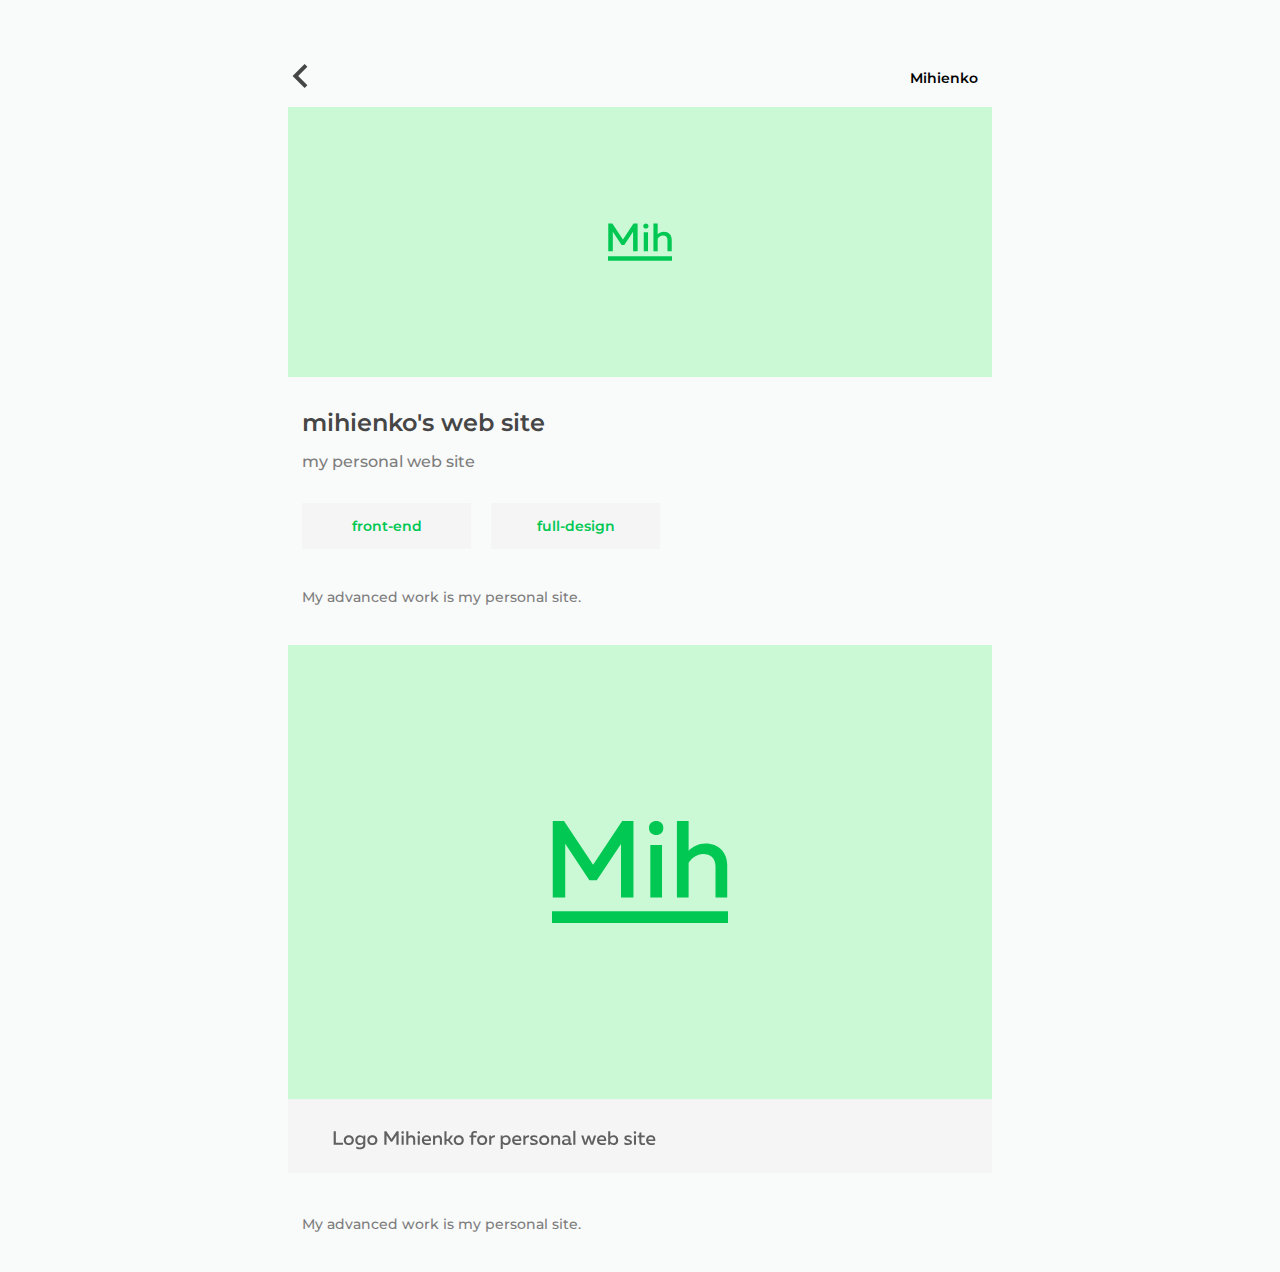
<file: portfolio_site/work_mihienko.html>
<!DOCTYPE html>
<html lang="en">
<head>
    <meta charset="UTF-8">
    <meta name="viewport" content="width=device-width, initial-scale=1.0">
    <title>Work</title>
    <link rel="stylesheet" href="/general.css">
    <link rel="stylesheet" href="/portfolio_site/style/work_style.css">
    <link rel="shortcut icon" href="/img/favicon.ico" type="image/x-icon">
</head>
</head>
<body>

    <section>

    <header>
            <nav>
                    <a href="./portfolio.html" >
                        <svg class="arrow_left" xmlns="http://www.w3.org/2000/svg" xmlns:xlink="http://www.w3.org/1999/xlink" x="0px" y="0px" width="306px" height="306px" viewBox="0 0 306 306" style="enable-background:new 0 0 306 306;" xml:space="preserve">
                            <g><g><polygon points="247.35,270.3 130.05,153 247.35,35.7 211.65,0 58.65,153 211.65,306 		" fill="#464646" /></g>
                        </svg>
                    </a>
                <a class="link_home" href="../index.html">Mihienko</a>
            </nav>
        <div class="main_image">
            <svg width="103" height="60" viewBox="0 0 103 60" fill="none" xmlns="http://www.w3.org/2000/svg">
                <path d="M41.08 0.199951L24.056 25.864L7.032 0.199951H0.440002V45H7.736V13.576L21.88 34.888H26.232L40.376 13.64V45H47.672V0.199951H41.08Z" fill="#00C853"/>
                <path d="M64.389 45V14.28H57.541V45H64.389ZM65.157 4.29595C65.157 1.60795 63.237 0.26395 60.997 0.26395C58.757 0.26395 56.773 1.60795 56.773 4.29595C56.773 7.11195 58.757 8.39195 60.997 8.39195C63.237 8.39195 65.157 7.11195 65.157 4.29595Z" fill="#00C853"/>
                <path d="M73.1005 0.199951V45H79.9485V24.648C81.6765 22.152 84.6205 19.528 88.5245 19.528C92.6205 19.528 95.6925 21.896 95.6925 26.888V45H102.541V25.992C102.541 18.696 97.6125 13.448 89.8685 13.448C85.7085 13.448 82.1885 15.368 79.9485 17.672V0.199951H73.1005Z" fill="#00C853"/>
                <path fill-rule="evenodd" clip-rule="evenodd" d="M103 60H0V53H103V60Z" fill="#00C853"/>
            </svg>
        </div>
        <div class="main_text">
            <h1>mihienko's web site</h1>
            <h2>my personal web site</h2>
        </div>
        <div class="tegs">
            <div class="teg_item">
                <p>front-end</p>
            </div>
            <div class="teg_item">
                <p>full-design</p>
            </div>
        </div>
    </header>

    <main>
        <article>
            <p>
                My advanced work is my personal site.
            </p>
        </article>
        <div class="img_holder">
            <img src="./img_work/preveiw_logo_mihienko.svg" alt="preveiw_logo_mihienko">
        </div>
        <article>
            <p>
                My advanced work is my personal site.
            </p>
        </article>
    </main>

    </section>
    
</body>
</html>
</file>
<file: general.css>
@import url('https://fonts.googleapis.com/css?family=Montserrat:400,500,600,700');
body {
    font-family: 'Montserrat', sans-serif;
}

@font-face {
  font-family: 'fontello';
  src: url('./fontello/fontello.woff') format('woff'),
       url('./fontello/fontello.ttf') format('truetype');
  font-weight: normal;
  font-style: normal;
}

* {
  box-sizing: border-box;
}

[class^="icon-"]:before, [class*=" icon-"]:before {
  font-family: "fontello";
  font-style: normal;
  font-weight: normal;
  speak: none;
 
  display: inline-block;
  text-decoration: inherit;
  width: 1em;
  margin-right: .2em;
  text-align: center;
  /* opacity: .8; */
 
  /* For safety - reset parent styles, that can break glyph codes*/
  font-variant: normal;
  text-transform: none;
 
  /* fix buttons height, for twitter bootstrap */
  line-height: 1em;
 
  /* Animation center compensation - margins should be symmetric */
  /* remove if not needed */
  margin-left: .2em;
 
  /* you can be more comfortable with increased icons size */
  /* font-size: 120%; */
 
  /* Font smoothing. That was taken from TWBS */
  -webkit-font-smoothing: antialiased;
  -moz-osx-font-smoothing: grayscale;
 
  /* Uncomment for 3D effect */
  /* text-shadow: 1px 1px 1px rgba(127, 127, 127, 0.3); */
}
 
.icon-vk:before { content: '\e800'; } /* '' */
.icon-github-circled:before { content: '\f09b'; } /* '' */
.icon-instagram:before { content: '\f16d'; } /* '' */
.icon-telegram:before { content: '\f2c6'; } /* '' */

/*! normalize.css v8.0.1 | MIT License | github.com/necolas/normalize.css */

/* Document
   ========================================================================== */

/**
 * 1. Correct the line height in all browsers.
 * 2. Prevent adjustments of font size after orientation changes in iOS.
 */

 html {
    line-height: 1.15; /* 1 */
    -webkit-text-size-adjust: 100%; /* 2 */
  }
  
  /* Sections
     ========================================================================== */
  
  /**
   * Remove the margin in all browsers.
   */
  
  body {
    margin: 0;
  }
  
  /**
   * Render the `main` element consistently in IE.
   */
  
  main {
    display: block;
  }
  
  /**
   * Correct the font size and margin on `h1` elements within `section` and
   * `article` contexts in Chrome, Firefox, and Safari.
   */
  
  h1 {
    font-size: 2em;
    margin: 0.67em 0;
  }
  
  /* Grouping content
     ========================================================================== */
  
  /**
   * 1. Add the correct box sizing in Firefox.
   * 2. Show the overflow in Edge and IE.
   */
  
  hr {
    box-sizing: content-box; /* 1 */
    overflow: visible; /* 2 */
  }
  
  /**
   * 1. Correct the inheritance and scaling of font size in all browsers.
   * 2. Correct the odd `em` font sizing in all browsers.
   */
  
  pre {
    font-family: monospace, monospace; /* 1 */
    font-size: 1em; /* 2 */
  }
  
  /* Text-level semantics
     ========================================================================== */
  
  /**
   * Remove the gray background on active links in IE 10.
   */
  
  a {
    background-color: transparent;
  }
  
  /**
   * 1. Remove the bottom border in Chrome 57-
   * 2. Add the correct text decoration in Chrome, Edge, IE, Opera, and Safari.
   */
  
  abbr[title] {
    border-bottom: none; /* 1 */
    text-decoration: underline; /* 2 */
    text-decoration: underline dotted; /* 2 */
  }
  
  /**
   * Add the correct font weight in Chrome, Edge, and Safari.
   */
  
  b,
  strong {
    font-weight: bolder;
  }
  
  /**
   * 1. Correct the inheritance and scaling of font size in all browsers.
   * 2. Correct the odd `em` font sizing in all browsers.
   */
  
  code,
  kbd,
  samp {
    font-family: monospace, monospace; /* 1 */
    font-size: 1em; /* 2 */
  }
  
  /**
   * Add the correct font size in all browsers.
   */
  
  small {
    font-size: 80%;
  }
  
  /**
   * Prevent `sub` and `sup` elements from affecting the line height in
   * all browsers.
   */
  
  sub,
  sup {
    font-size: 75%;
    line-height: 0;
    position: relative;
    vertical-align: baseline;
  }
  
  sub {
    bottom: -0.25em;
  }
  
  sup {
    top: -0.5em;
  }
  
  /* Embedded content
     ========================================================================== */
  
  /**
   * Remove the border on images inside links in IE 10.
   */
  
  img {
    border-style: none;
  }
  
  /* Forms
     ========================================================================== */
  
  /**
   * 1. Change the font styles in all browsers.
   * 2. Remove the margin in Firefox and Safari.
   */
  
  button,
  input,
  optgroup,
  select,
  textarea {
    font-family: inherit; /* 1 */
    font-size: 100%; /* 1 */
    line-height: 1.15; /* 1 */
    margin: 0; /* 2 */
  }
  
  /**
   * Show the overflow in IE.
   * 1. Show the overflow in Edge.
   */
  
  button,
  input { /* 1 */
    overflow: visible;
  }
  
  /**
   * Remove the inheritance of text transform in Edge, Firefox, and IE.
   * 1. Remove the inheritance of text transform in Firefox.
   */
  
  button,
  select { /* 1 */
    text-transform: none;
  }
  
  /**
   * Correct the inability to style clickable types in iOS and Safari.
   */
  
  button,
  [type="button"],
  [type="reset"],
  [type="submit"] {
    -webkit-appearance: button;
  }
  
  /**
   * Remove the inner border and padding in Firefox.
   */
  
  button::-moz-focus-inner,
  [type="button"]::-moz-focus-inner,
  [type="reset"]::-moz-focus-inner,
  [type="submit"]::-moz-focus-inner {
    border-style: none;
    padding: 0;
  }
  
  /**
   * Restore the focus styles unset by the previous rule.
   */
  
  button:-moz-focusring,
  [type="button"]:-moz-focusring,
  [type="reset"]:-moz-focusring,
  [type="submit"]:-moz-focusring {
    outline: 1px dotted ButtonText;
  }
  
  /**
   * Correct the padding in Firefox.
   */
  
  fieldset {
    padding: 0.35em 0.75em 0.625em;
  }
  
  /**
   * 1. Correct the text wrapping in Edge and IE.
   * 2. Correct the color inheritance from `fieldset` elements in IE.
   * 3. Remove the padding so developers are not caught out when they zero out
   *    `fieldset` elements in all browsers.
   */
  
  legend {
    box-sizing: border-box; /* 1 */
    color: inherit; /* 2 */
    display: table; /* 1 */
    max-width: 100%; /* 1 */
    padding: 0; /* 3 */
    white-space: normal; /* 1 */
  }
  
  /**
   * Add the correct vertical alignment in Chrome, Firefox, and Opera.
   */
  
  progress {
    vertical-align: baseline;
  }
  
  /**
   * Remove the default vertical scrollbar in IE 10+.
   */
  
  textarea {
    overflow: auto;
  }
  
  /**
   * 1. Add the correct box sizing in IE 10.
   * 2. Remove the padding in IE 10.
   */
  
  [type="checkbox"],
  [type="radio"] {
    box-sizing: border-box; /* 1 */
    padding: 0; /* 2 */
  }
  
  /**
   * Correct the cursor style of increment and decrement buttons in Chrome.
   */
  
  [type="number"]::-webkit-inner-spin-button,
  [type="number"]::-webkit-outer-spin-button {
    height: auto;
  }
  
  /**
   * 1. Correct the odd appearance in Chrome and Safari.
   * 2. Correct the outline style in Safari.
   */
  
  [type="search"] {
    -webkit-appearance: textfield; /* 1 */
    outline-offset: -2px; /* 2 */
  }
  
  /**
   * Remove the inner padding in Chrome and Safari on macOS.
   */
  
  [type="search"]::-webkit-search-decoration {
    -webkit-appearance: none;
  }
  
  /**
   * 1. Correct the inability to style clickable types in iOS and Safari.
   * 2. Change font properties to `inherit` in Safari.
   */
  
  ::-webkit-file-upload-button {
    -webkit-appearance: button; /* 1 */
    font: inherit; /* 2 */
  }
  
  /* Interactive
     ========================================================================== */
  
  /*
   * Add the correct display in Edge, IE 10+, and Firefox.
   */
  
  details {
    display: block;
  }
  
  /*
   * Add the correct display in all browsers.
   */
  
  summary {
    display: list-item;
  }
  
  /* Misc
     ========================================================================== */
  
  /**
   * Add the correct display in IE 10+.
   */
  
  template {
    display: none;
  }
  
  /**
   * Add the correct display in IE 10.
   */
  
  [hidden] {
    display: none;
  }
</file>
<file: portfolio_site/style/portfolio_style.css>
@import url('https://fonts.googleapis.com/css?family=PT+Sans:400,700&display=swap&subset=cyrillic');

body {
    display: flex;
    flex-direction: row;
    justify-content: center;
    margin: 0;
    padding-top: 5%;
    height: 100vh;
    width: 100%;
    background-color: #F9FAFA;
    font-family: 'Montserrat';
    font-size: 14px;
}

nav {
    position: fixed; 
    width: 100%;
    height: auto;
    left: 5%;
    font-size: 1em;
    font-weight: 600;
    z-index: 999;
}

nav a {
    color: black;
    text-decoration: none;
    transition: all 0.3s ease;
}

nav a:hover {
    color: #00C853;
    transition: all 0.3s ease;
}

nav a::after {
    content: '';
    position: absolute;
    width: 66px;
    height: 2px;
    background-color: black;
    top: 16px;
    left: 1px;
    transition: all 0.3s ease;
}

nav a:hover::after {
    background-color: #00C853;
    transition: all 0.3s ease;
}

.main_section {
    position: absolute;    
    width: 100%;
    height: 100%;
    padding: 0;
}

h1 {
    color: #464646;
    margin: 0;
    font-size: 5em;
    font-weight: 600;
}

p {
    color: #464646;
    font-weight: 500;
    margin: 0;
}

span {
    position: relative;
    text-align: right;
    width: auto;
    color: #7D7D7D;
    font-weight: 600;
    font-size: 1em;
}

span::after {
    content: ' 2018-2019';
    color: #00C853;
}

.green_span {
    color: #00C853;
}

.fix_section {
    position: fixed;
    display: flex;
    flex-direction: row;
    justify-content: center;
    align-content: center;
    top: 0;
    left: 0;
    margin: auto;
    height: 100%;
    width: 20%;
}

.fix_main {
    position: relative;
    display: flex;
    flex-direction: column;
    justify-content: center;
    width: auto;
    height: auto;
    transform-origin: center;
    transform: rotate(-90deg);
}

.main_section {
    height: 100%;
    width: 50%;
}

.card_wrapper {
    position: relative;
    display: flex;
    flex-direction: row-reverse;
    flex-wrap: wrap;
    justify-content: space-between;
    align-content: flex-start;
    width: 100%;
    height: 100%;
}

.card {
    margin: 10px;
    margin-bottom: 100px;
    width: 20vw;
    height: 35%;
}

.image {
    display: flex;
    flex-direction: column;
    justify-content: center;
    align-content: center;
    width: 100%;
    height: 20vh;
    background-color: #F4F4F4;
    transition: all 0.3s ease;
}

.image svg {
    width: 4rem;
    margin: auto;
    transition: all 0.3s ease;
}

.text_wrapper {
    margin-top: 2em;
    padding-left: 1em;
}

.text_wrapper h2 {
    font-size: 1.3em;
    font-weight: 600;
}

.text_wrapper p {
    margin-top: 1em;
    color: #7D7D7D;
}

.text_wrapper a {
    display: inline-block;
    border: 2px solid #00C853;
    padding: 4px 10px;
    margin-top: 1em;
    text-decoration: none;
    font-weight: 600;
    font-size: 1em;
    color: #00C853;
}

.card:hover .image {
    background-color: #CBF9D5;
    transition: all 0.3s ease;
}

.card:hover .image svg path {
    fill: rgb(0, 200, 83);
    transition: all 0.3s ease;
}

.card .image svg path {
    transition: all 0.3s ease;
}

.copyright {
    position: fixed;
    right: 5%;
    bottom: 5%;
    width: 10%;
    height: auto;
    z-index: 99;
    transition: all 0.3s ease;
}

.copyright p {
    color: #7D7D7D;
    opacity: 0;
    transition: all 0.3s ease;
}

.copyright svg {
    position: absolute;
    bottom: 5%;
    right: 5%;
    width: 2em;
    height: auto;
    height: auto;
    transition: all 0.3s ease;
}

.copyright:hover.copyright p{
    opacity: 1;
    transition: all 0.3s ease;
}

.copyright:hover.copyright svg {
    opacity: 0;
    transition: all 0.3s ease;
}

@media screen 
  and (min-width: 100px) 
  and (max-width: 768px) {
    
    .card_wrapper {
        position: relative;
        display: flex;
        flex-direction: column;
        flex-wrap: nowrap;
        justify-content: space-between;
        align-content: center;
    }

    .card {
        margin: 0;
        margin-bottom: 100px;
        width: 100%;
        height: 35%;
    }

  }

  @media screen 
  and (min-width: 100px) 
  and (max-width: 480px) {
    
    body {
        flex-direction: column;
        justify-content: flex-start;
        align-content: center;
        padding: 10% 5%;
        height: 100%;
    }

    h1 {
        color: #464646;
        text-align: left;
        margin: 0;
        font-size: 3em;
        font-weight: 600;
        margin-bottom: 5%;
    }
    
    span {
        position: relative;
        text-align: right;
        width: auto;
        color: #7D7D7D;
        font-weight: 600;
        font-size: 1em;
    }

    .fix_section {
        position: relative;
        display: flex;
        flex-direction: row;
        justify-content: flex-start;
        align-content: center;
        margin: 20% 0;
        height: auto;
        width: 100%;
    }

    .fix_main {
        display: flex;
        flex-direction: column;
        justify-content: center;
        align-content: center;
        width: auto;
        height: auto;
        transform: none;
    }

    .main_section {
        position: relative;    
        width: 100%;
        height: auto;
        padding: 0;
    }

    nav {
        position: relative;
        left: 0;
    }

    nav a {
        color: #00C853;
    }

    nav a:after {
        content: '';
        position: absolute;
        top: 7px;
        left: 60px;
        width: 70%;
        height: 2px;
        margin-left: 15px;
        background-color: #00C853;
    }

    .copyright {
        position: relative;
        display: flex;
        flex-direction: column;
        justify-content: center;
        align-items: center;
        padding: 10px;
        right: 0;
        bottom: 0;
        width: 100%;
        margin-bottom: 5%;
    }
    
    .copyright svg {
        position: relative;
        right: 0;
        bottom: 0;
    }

    .card .image svg path {
        fill: rgb(0, 200, 83);
    }
}
</file>
<file: portfolio_site/style/work_style.css>
body {
    width: 100%;
    height: auto;
    background-color: #F9FAFA;
    padding-top: 5%;
    font-size: 14px;
    display: flex;
    flex-direction: column;
    justify-content: center;
    align-content: center;

}

p {
    margin: 0;
}

h1 {
    color: #464646;
    font-size: 1.5rem;
    font-weight: 600;
}

h2 {
    color: #7D7D7D;
    font-size: 1rem;
    font-weight: 500;
    margin: 0;
}


section {
    position: relative;
    width: 55%;
    margin: auto;
    display: flex;
    flex-direction: column;
    justify-content: center;
    align-content: center;
}

header {
    margin-bottom: 2rem;
    overflow: hidden;
}

nav {
    display: flex;
    flex-direction: row;
    justify-content: space-between;
    align-content: center;
    align-items: center;
    margin-bottom: 1rem;
}

nav a:hover {
    color: #00C853;
    transition: all 0.3s ease;
}

nav a svg:hover g polygon {
    fill: #00C853;
    transition: all 0.3s ease;
}

.arrow_left {
    width: 1.5rem;
    height: auto;
}

.link_home {
    display: inline-block;
    color: black;
    font-weight: 600;
    text-decoration: none;
    padding: 0 2%;
    transition: all 0.3s ease;
}

.main_image {
    position: relative;
    width: 100%;
    height: 30vh;
    margin-bottom: 2rem;
    display: flex;
    flex-direction: column;
    justify-content: center;
    align-content: center;
    align-items: center;
    background-color: #CBF9D5;
}

.main_image svg {
    width: 4rem;
    margin: auto;
}

.main_text {
    width: 100%;
    height: auto;
    padding: 0 2%;
    margin-bottom: 2rem;
}

.tegs {
    position: relative;
    width: 100%;
    white-space: nowrap;
    height: auto;
    padding: 0 2%;
}

.teg_item {
    display: inline-block;
    background-color: #F5F5F5;
    white-space: nowrap;
    min-width: 25%;
    width: auto;
    height: auto;
    padding: 15px 20px;
    margin: 0;
    margin-right: 1rem;
    text-align: center;
    transition: all 0.3s ease;
}

.teg_item:hover {
    background-color: #CBF9D5;
    transition: all 0.3s ease;
}

.teg_item p {
    color: #00C853;
    font-weight: 600;
    margin: 0;
}

article {
    width: 100%;
    padding: 0 2%;
    color: #7D7D7D;
    line-height: 2rem;
    font-weight: 500;
}

article p {
    margin-bottom: 2rem;
}

.img_holder {
    width: 100%;
    height: auto;
    margin-bottom: 2rem;
}

.img_holder img {
    position: relative;
    margin: auto;
    width: 100%;
    height: auto;
}

@media screen 
and (min-device-width: 760px)
and (max-device-width: 900px) {
    section {
        width: 65%;
    }
}

@media screen 
and (min-device-width: 600px)
and (max-device-width: 760px) {
    section {
        width: 80%;
    }
}

@media screen 
and (min-device-width: 480px)
and (max-device-width: 600px) {
    section {
        width: 95%;
    }

    nav {
        padding: 0 5%;
    }
}

@media screen 
and (min-device-width: 1px) 
and (max-device-width: 480px) {
    section {
        width: 100%;
    }

    .tegs {
        overflow-x: scroll;
        overflow-y: hidden;
    }

    .img_holder {
        padding: 0 5%;
    }

    nav {
        padding: 0 5%;
    }

    .link_home {
        margin-right: 20px;
    }

    .main_text {
        padding: 0 5%;
    }

    article {
        padding: 0 5%;
    }

    .img_holder {
        background-color: #F4F4F4;
    }


}
</file>
